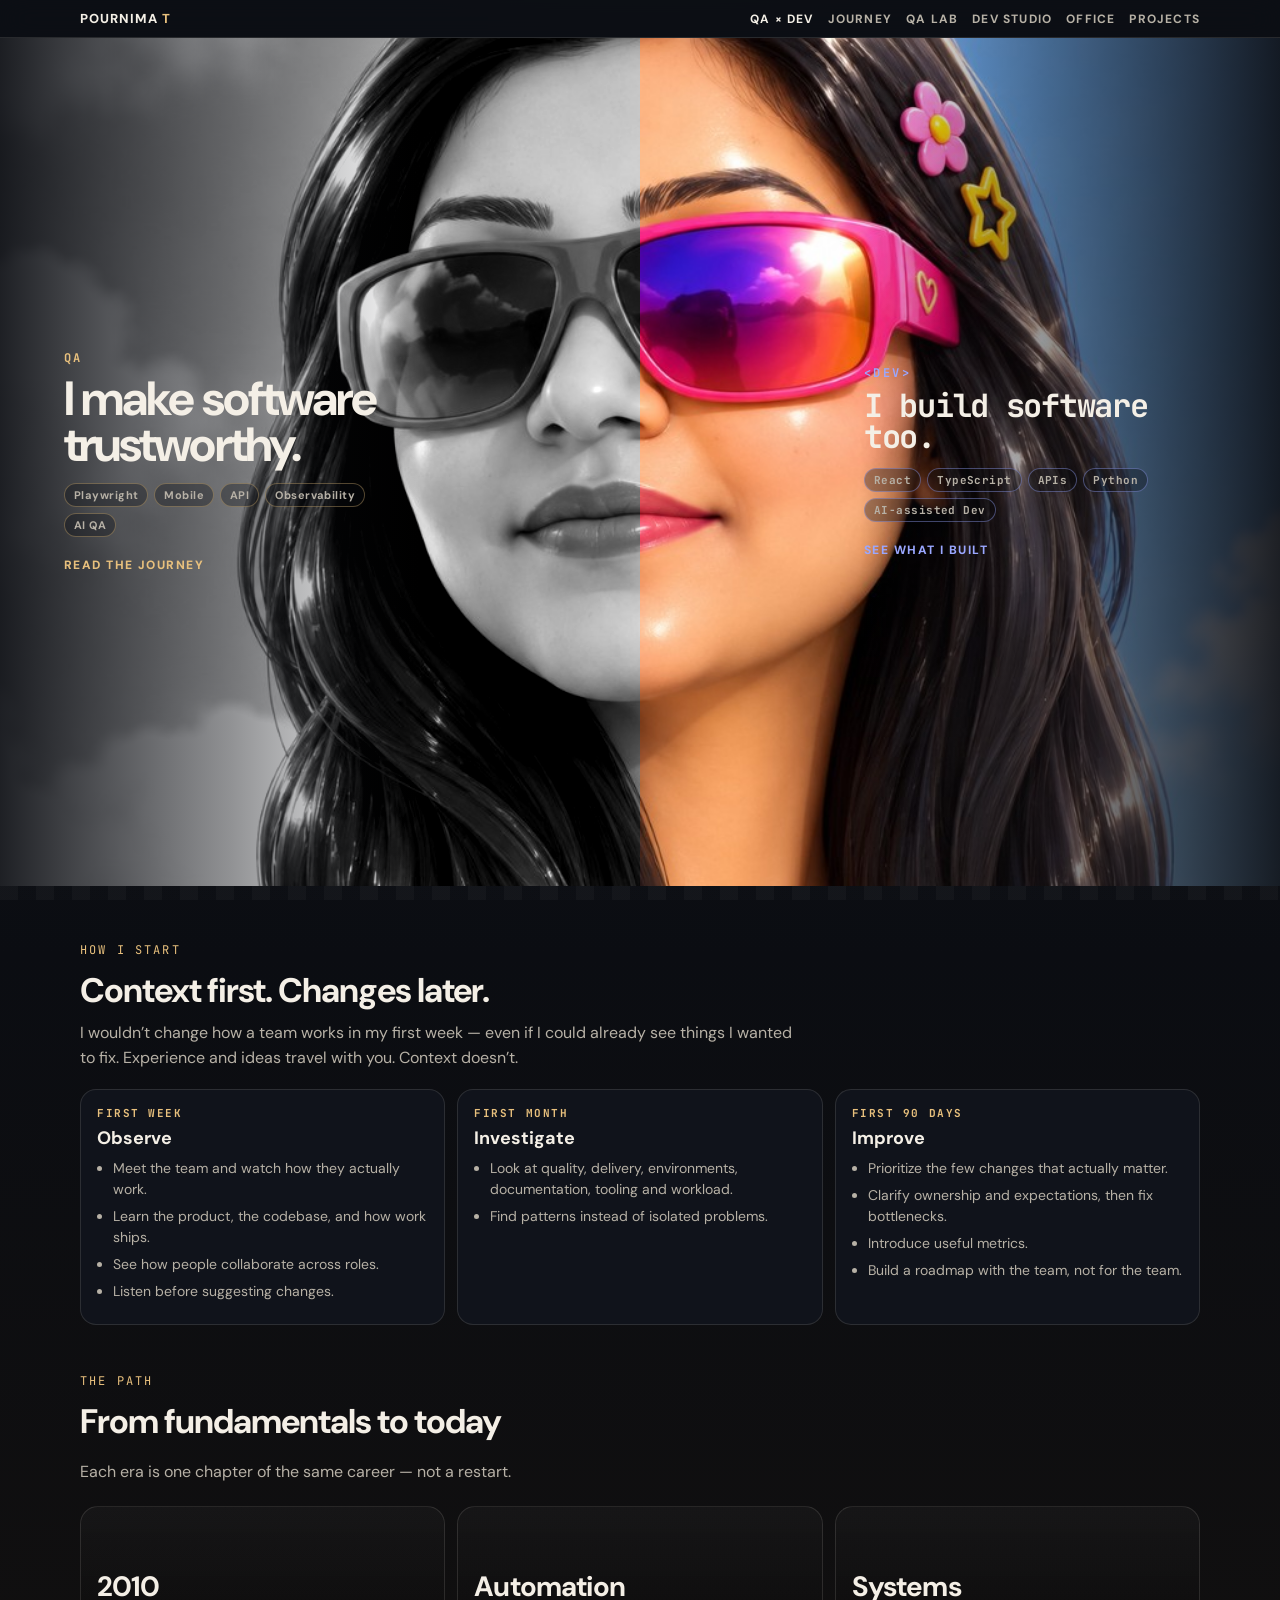
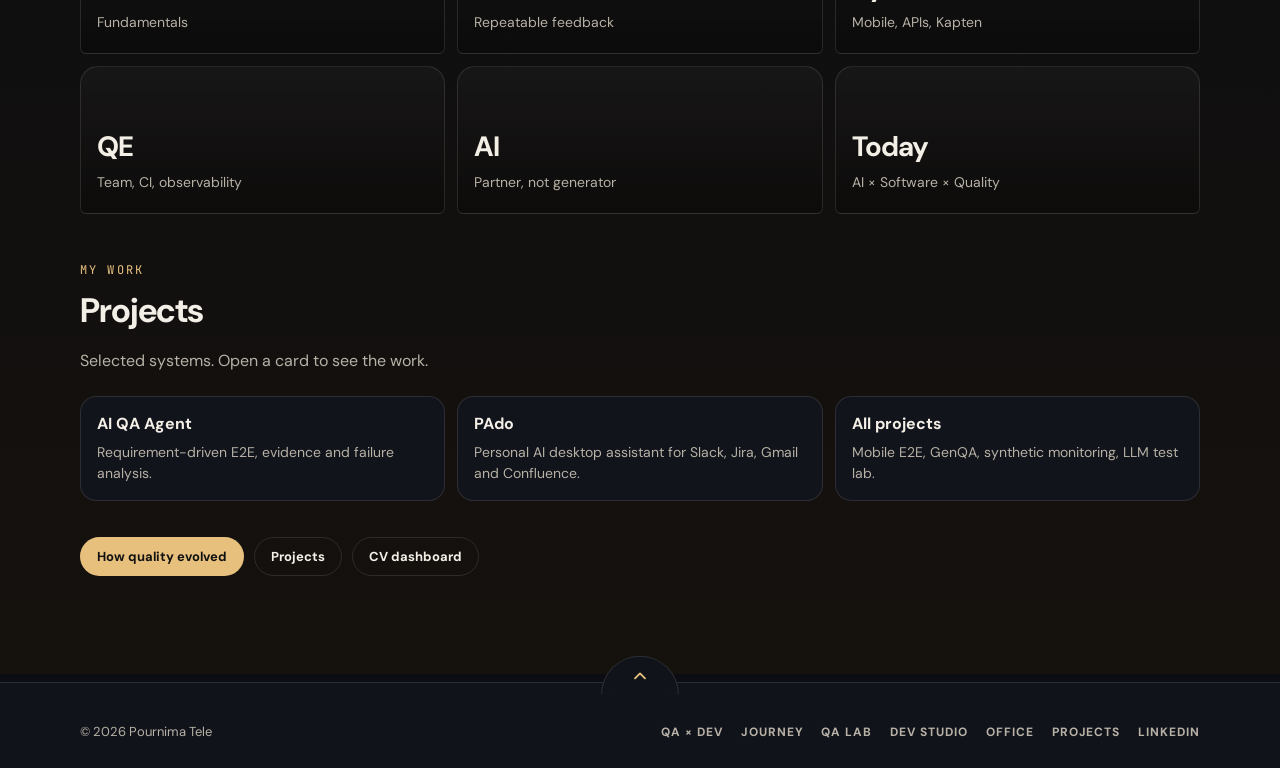
<file: index.html>
<!DOCTYPE html>
<html lang="en">
<head>
  <meta charset="UTF-8" />
  <meta name="viewport" content="width=device-width, initial-scale=1" />
  <title>Pournima T | QA × Dev</title>
  <meta name="description" content="Pournima Tele — quality engineering on one side, software and AI-assisted development on the other. 13+ years. Career started in 2010." />
  <link rel="preconnect" href="https://fonts.googleapis.com" />
  <link href="https://fonts.googleapis.com/css2?family=DM+Sans:wght@400;500;700;800&family=JetBrains+Mono:wght@500;700&display=swap" rel="stylesheet" />
  <link rel="stylesheet" href="./styles.css" />
</head>
<body id="top">
  <div class="mouse-spot" aria-hidden="true"></div>
  <a class="skip" href="#main">Skip to content</a>
  <div class="floor">
    <header class="nav">
      <div class="wrap hud-inner">
        <a class="brand" href="./index.html">Pournima <span>T</span></a>
        <nav class="nav-links" aria-label="Site">
          <a class="active" href="./index.html">QA × Dev</a>
          <a href="./journey.html">Journey</a>
          <a href="./qa-lab.html">QA Lab</a>
          <a href="./dev-studio.html">Dev Studio</a>
          <a href="./office.html">Office</a>
          <a href="./fame.html">Projects</a>
        </nav>
      </div>
    </header>
    <section class="stage" data-stage style="--split: 50">
      <figure class="face" data-face aria-hidden="true">
        <span class="half bw-half">
          <img src="./assets/portrait.jpg?v=2" alt="" />
        </span>
        <span class="half color-half">
          <img src="./assets/portrait.jpg?v=2" alt="" />
        </span>
      </figure>
      <a class="copy copy-qa" data-lean="qa" href="./journey.html">
        <p class="role">QA</p>
        <h1>I make software trustworthy.</h1>
        <ul class="pills">
          <li>Playwright</li>
          <li>Mobile</li>
          <li>API</li>
          <li>Observability</li>
          <li>AI QA</li>
        </ul>
        <span class="go">Read the journey</span>
      </a>
      <a class="copy copy-dev" data-lean="dev" href="./fame.html">
        <p class="role">&lt;dev&gt;</p>
        <h1>I build software too.</h1>
        <ul class="pills">
          <li>React</li>
          <li>TypeScript</li>
          <li>APIs</li>
          <li>Python</li>
          <li>AI-assisted Dev</li>
        </ul>
        <span class="go">See what I built</span>
      </a>
    </section>
    <main id="main" class="wrap after">
      <section class="start" id="how-i-start">
        <p class="kicker">How I start</p>
        <h2 class="section-title">Context first. Changes later.</h2>
        <p class="section-sub">I wouldn’t change how a team works in my first week — even if I could already see things I wanted to fix. Experience and ideas travel with you. Context doesn’t.</p>
        <div class="start-steps">
          <article class="start-step">
            <p class="when">First week</p>
            <h3>Observe</h3>
            <ul>
              <li>Meet the team and watch how they actually work.</li>
              <li>Learn the product, the codebase, and how work ships.</li>
              <li>See how people collaborate across roles.</li>
              <li>Listen before suggesting changes.</li>
            </ul>
          </article>
          <article class="start-step">
            <p class="when">First month</p>
            <h3>Investigate</h3>
            <ul>
              <li>Look at quality, delivery, environments, documentation, tooling and workload.</li>
              <li>Find patterns instead of isolated problems.</li>
            </ul>
          </article>
          <article class="start-step">
            <p class="when">First 90 days</p>
            <h3>Improve</h3>
            <ul>
              <li>Prioritize the few changes that actually matter.</li>
              <li>Clarify ownership and expectations, then fix bottlenecks.</li>
              <li>Introduce useful metrics.</li>
              <li>Build a roadmap with the team, not for the team.</li>
            </ul>
          </article>
        </div>
      </section>
      <p class="kicker" style="margin-top:48px">The path</p>
      <h2 class="section-title">From fundamentals to today</h2>
      <p class="section-sub">Each era is one chapter of the same career — not a restart.</p>
      <div class="era-doors">
        <a class="door me" href="./journey.html#foundations"><h2>2010</h2><p>Fundamentals</p></a>
        <a class="door" href="./journey.html#automation"><h2>Automation</h2><p>Repeatable feedback</p></a>
        <a class="door qa" href="./journey.html#systems"><h2>Systems</h2><p>Mobile, APIs, Kapten</p></a>
        <a class="door qa" href="./journey.html#qe"><h2>QE</h2><p>Team, CI, observability</p></a>
        <a class="door dev" href="./journey.html#ai"><h2>AI</h2><p>Partner, not generator</p></a>
        <a class="door me" href="./journey.html#today"><h2>Today</h2><p>AI × Software × Quality</p></a>
      </div>
      <p class="kicker" style="margin-top:48px">My work</p>
      <h2 class="section-title">Projects</h2>
      <p class="section-sub">Selected systems. Open a card to see the work.</p>
      <div class="grid-3">
        <a class="card" href="./projects/ai-qa.html">
          <h3>AI QA Agent</h3>
          <p>Requirement-driven E2E, evidence and failure analysis.</p>
        </a>
        <a class="card" href="https://github.com/QAPournima/PAdo">
          <h3>PAdo</h3>
          <p>Personal AI desktop assistant for Slack, Jira, Gmail and Confluence.</p>
        </a>
        <a class="card" href="./fame.html">
          <h3>All projects</h3>
          <p>Mobile E2E, GenQA, synthetic monitoring, LLM test lab.</p>
        </a>
      </div>
      <div class="cta">
        <a class="btn btn-primary" href="./journey.html">How quality evolved</a>
        <a class="btn btn-ghost" href="./fame.html">Projects</a>
        <a class="btn btn-ghost" href="https://qapournima.github.io/QAPournima/">CV dashboard</a>
      </div>
    </main>
  </div>
<footer class="site-foot">
    <a class="to-top" href="#top" aria-label="Back to top"><svg viewBox="0 0 24 24" width="20" height="20" aria-hidden="true"><path d="M6 14l6-6 6 6" fill="none" stroke="currentColor" stroke-width="2.2" stroke-linecap="round" stroke-linejoin="round"/></svg></a>
    <div class="foot-inner">
      <p>© 2026 Pournima Tele</p>
      <nav aria-label="Footer">
        <a href="./index.html">QA × Dev</a>
        <a href="./journey.html">Journey</a>
        <a href="./qa-lab.html">QA Lab</a>
        <a href="./dev-studio.html">Dev Studio</a>
        <a href="./office.html">Office</a>
        <a href="./fame.html">Projects</a>
        <a href="https://www.linkedin.com/in/pournimatele/">LinkedIn</a>
      </nav>
    </div>
  </footer>
  <script src="./script.js"></script>
</body>
</html>
</file>
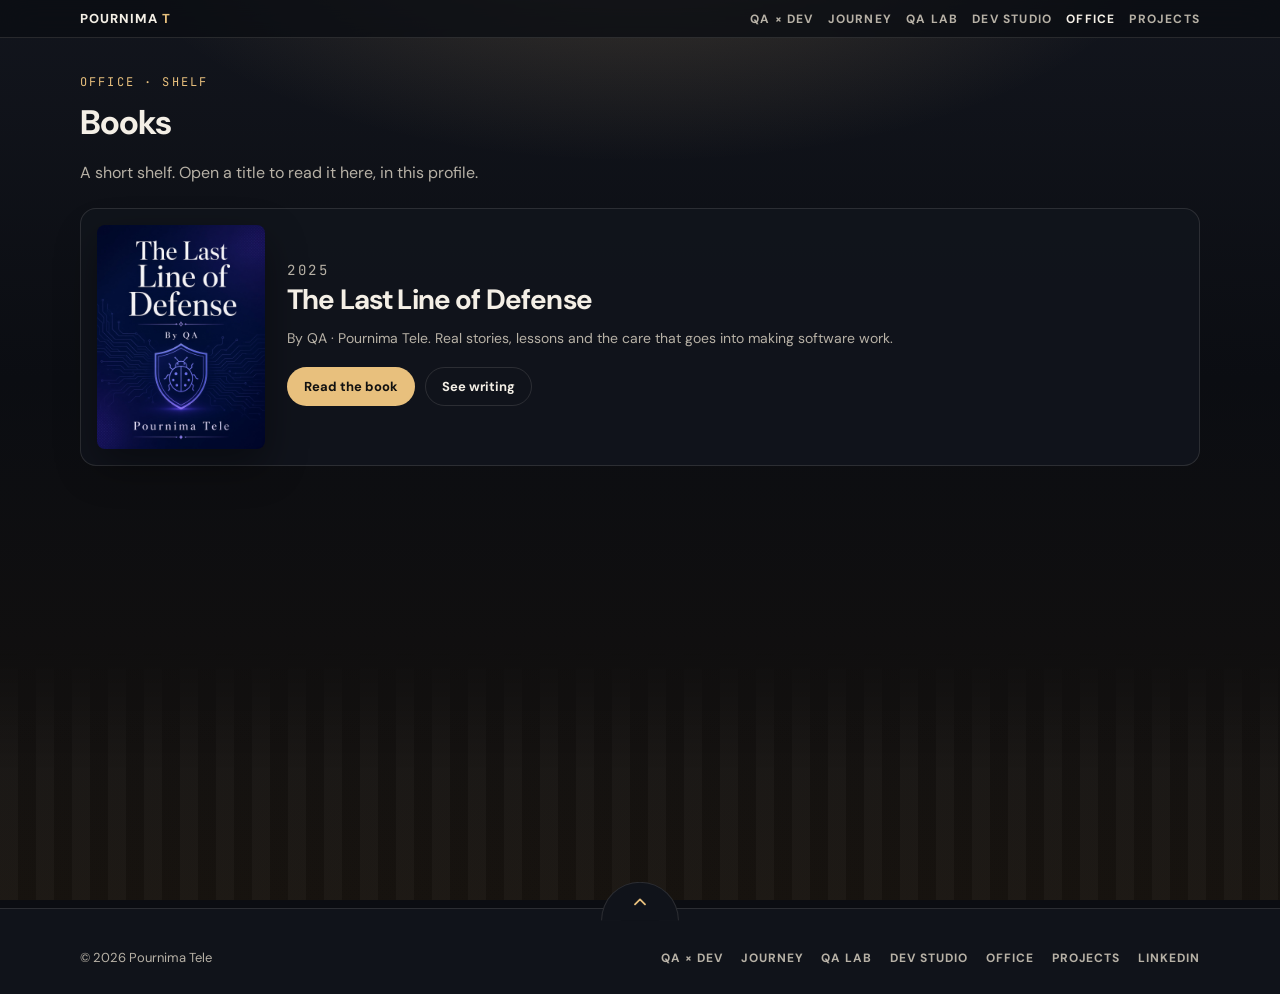
<file: books.html>
<!DOCTYPE html>
<html lang="en">
<head>
  <meta charset="UTF-8" />
  <meta name="viewport" content="width=device-width, initial-scale=1" />
  <title>Books | Pournima T</title>
  <meta name="description" content="The Last Line of Defense — By QA. A book by Pournima Tele." />
  <link rel="preconnect" href="https://fonts.googleapis.com" />
  <link href="https://fonts.googleapis.com/css2?family=DM+Sans:wght@400;500;700;800&family=JetBrains+Mono:wght@500;700&display=swap" rel="stylesheet" />
  <link rel="stylesheet" href="./styles.css" />
</head>
<body id="top">
  <div class="mouse-spot" aria-hidden="true"></div>
  <a class="skip" href="#main">Skip to content</a>
  <div class="floor">
    <header class="nav">
      <div class="wrap hud-inner">
        <a class="brand" href="./index.html">Pournima <span>T</span></a>
        <nav class="nav-links" aria-label="Site">
          <a href="./index.html">QA × Dev</a>
          <a href="./journey.html">Journey</a>
          <a href="./qa-lab.html">QA Lab</a>
          <a href="./dev-studio.html">Dev Studio</a>
          <a class="active" href="./office.html">Office</a>
          <a href="./fame.html">Projects</a>
        </nav>
      </div>
    </header>
    <main id="main" class="wrap room" tabindex="-1">
      <p class="kicker">Office · Shelf</p>
      <h1 class="section-title">Books</h1>
      <p class="section-sub">A short shelf. Open a title to read it here, in this profile.</p>
      <article class="panel book-hero" style="margin-top:22px">
        <img src="./assets/books/last-line-cover.png" alt="The Last Line of Defense cover" />
        <div>
          <p class="kicker">2025</p>
          <h2 class="section-title" style="font-size:28px">The Last Line of Defense</h2>
          <p class="section-sub">By QA · Pournima Tele. Real stories, lessons and the care that goes into making software work.</p>
          <div class="cta" style="margin-top:18px">
            <a class="btn btn-primary" href="https://qapournima.github.io/QAPournima/books/read.html?id=the-last-line-of-defense">Read the book</a>
            <a class="btn btn-ghost" href="./writing.html">See writing</a>
          </div>
        </div>
      </article>
    </main>
  </div>
<footer class="site-foot">
    <a class="to-top" href="#top" aria-label="Back to top"><svg viewBox="0 0 24 24" width="20" height="20" aria-hidden="true"><path d="M6 14l6-6 6 6" fill="none" stroke="currentColor" stroke-width="2.2" stroke-linecap="round" stroke-linejoin="round"/></svg></a>
    <div class="foot-inner">
      <p>© 2026 Pournima Tele</p>
      <nav aria-label="Footer">
        <a href="./index.html">QA × Dev</a>
        <a href="./journey.html">Journey</a>
        <a href="./qa-lab.html">QA Lab</a>
        <a href="./dev-studio.html">Dev Studio</a>
        <a href="./office.html">Office</a>
        <a href="./fame.html">Projects</a>
        <a href="https://www.linkedin.com/in/pournimatele/">LinkedIn</a>
      </nav>
    </div>
  </footer>
  <script src="./script.js"></script>
</body>
</html>
</file>
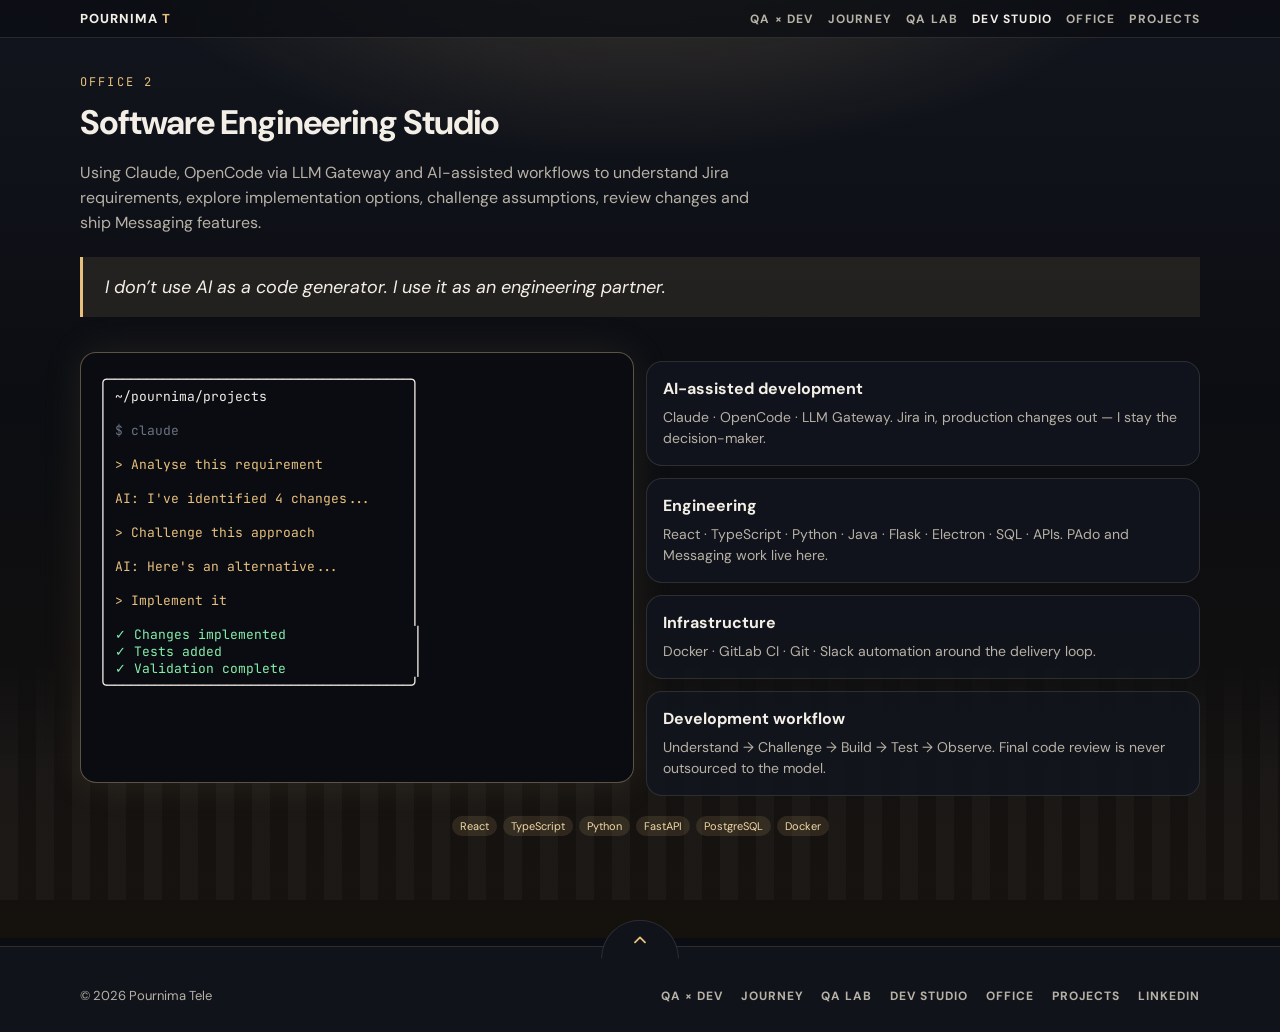
<file: dev-studio.html>
<!DOCTYPE html>
<html lang="en">
<head>
  <meta charset="UTF-8" />
  <meta name="viewport" content="width=device-width, initial-scale=1" />
  <title>Dev Studio | Pournima T</title>
  <link rel="preconnect" href="https://fonts.googleapis.com" />
  <link href="https://fonts.googleapis.com/css2?family=DM+Sans:wght@400;500;700;800&family=JetBrains+Mono:wght@500;700&display=swap" rel="stylesheet" />
  <link rel="stylesheet" href="./styles.css" />
</head>
<body id="top">
  <div class="mouse-spot" aria-hidden="true"></div>
  <a class="skip" href="#main">Skip to content</a>
  <div class="floor">
    <header class="nav">
      <div class="wrap hud-inner">
        <a class="brand" href="./index.html">Pournima <span>T</span></a>
        <nav class="nav-links" aria-label="Site">
          <a href="./index.html">QA × Dev</a>
          <a href="./journey.html">Journey</a>
          <a href="./qa-lab.html">QA Lab</a>
          <a class="active" href="./dev-studio.html">Dev Studio</a>
          <a href="./office.html">Office</a>
          <a href="./fame.html">Projects</a>
        </nav>
      </div>
    </header>
    <main id="main" class="wrap room" tabindex="-1">
      <p class="kicker">Office 2</p>
      <h1 class="section-title">Software Engineering Studio</h1>
      <p class="section-sub">Using Claude, OpenCode via LLM Gateway and AI-assisted workflows to understand Jira requirements, explore implementation options, challenge assumptions, review changes and ship Messaging features.</p>
      <blockquote class="quote">I don’t use AI as a code generator. I use it as an engineering partner.</blockquote>
      <div class="grid-2">
        <pre class="terminal">╭──────────────────────────────────────╮
│ ~/pournima/projects                  │
│                                      │
│ <span class="bar">$ claude</span>                             │
│                                      │
│ <span class="prompt">&gt; Analyse this requirement</span>           │
│                                      │
│ <span class="ai">AI: I've identified 4 changes...</span>     │
│                                      │
│ <span class="prompt">&gt; Challenge this approach</span>            │
│                                      │
│ <span class="ai">AI: Here's an alternative...</span>         │
│                                      │
│ <span class="prompt">&gt; Implement it</span>                       │
│                                      │
│ <span class="ok">✓ Changes implemented</span>                │
│ <span class="ok">✓ Tests added</span>                        │
│ <span class="ok">✓ Validation complete</span>                │
╰──────────────────────────────────────╯</pre>
        <div class="stations" style="grid-template-columns:1fr">
          <article class="card">
            <h3>AI-assisted development</h3>
            <p>Claude · OpenCode · LLM Gateway. Jira in, production changes out — I stay the decision-maker.</p>
          </article>
          <article class="card">
            <h3>Engineering</h3>
            <p>React · TypeScript · Python · Java · Flask · Electron · SQL · APIs. PAdo and Messaging work live here.</p>
          </article>
          <article class="card">
            <h3>Infrastructure</h3>
            <p>Docker · GitLab CI · Git · Slack automation around the delivery loop.</p>
          </article>
          <article class="card">
            <h3>Development workflow</h3>
            <p>Understand → Challenge → Build → Test → Observe. Final code review is never outsourced to the model.</p>
          </article>
        </div>
      </div>
      <p class="tags" style="justify-content:center;margin-top:20px">
        <span class="tag">React</span><span class="tag">TypeScript</span><span class="tag">Python</span>
        <span class="tag">FastAPI</span><span class="tag">PostgreSQL</span><span class="tag">Docker</span>
      </p>
    </main>
  </div>
<footer class="site-foot">
    <a class="to-top" href="#top" aria-label="Back to top"><svg viewBox="0 0 24 24" width="20" height="20" aria-hidden="true"><path d="M6 14l6-6 6 6" fill="none" stroke="currentColor" stroke-width="2.2" stroke-linecap="round" stroke-linejoin="round"/></svg></a>
    <div class="foot-inner">
      <p>© 2026 Pournima Tele</p>
      <nav aria-label="Footer">
        <a href="./index.html">QA × Dev</a>
        <a href="./journey.html">Journey</a>
        <a href="./qa-lab.html">QA Lab</a>
        <a href="./dev-studio.html">Dev Studio</a>
        <a href="./office.html">Office</a>
        <a href="./fame.html">Projects</a>
        <a href="https://www.linkedin.com/in/pournimatele/">LinkedIn</a>
      </nav>
    </div>
  </footer>
  <script src="./script.js"></script>
</body>
</html>
</file>
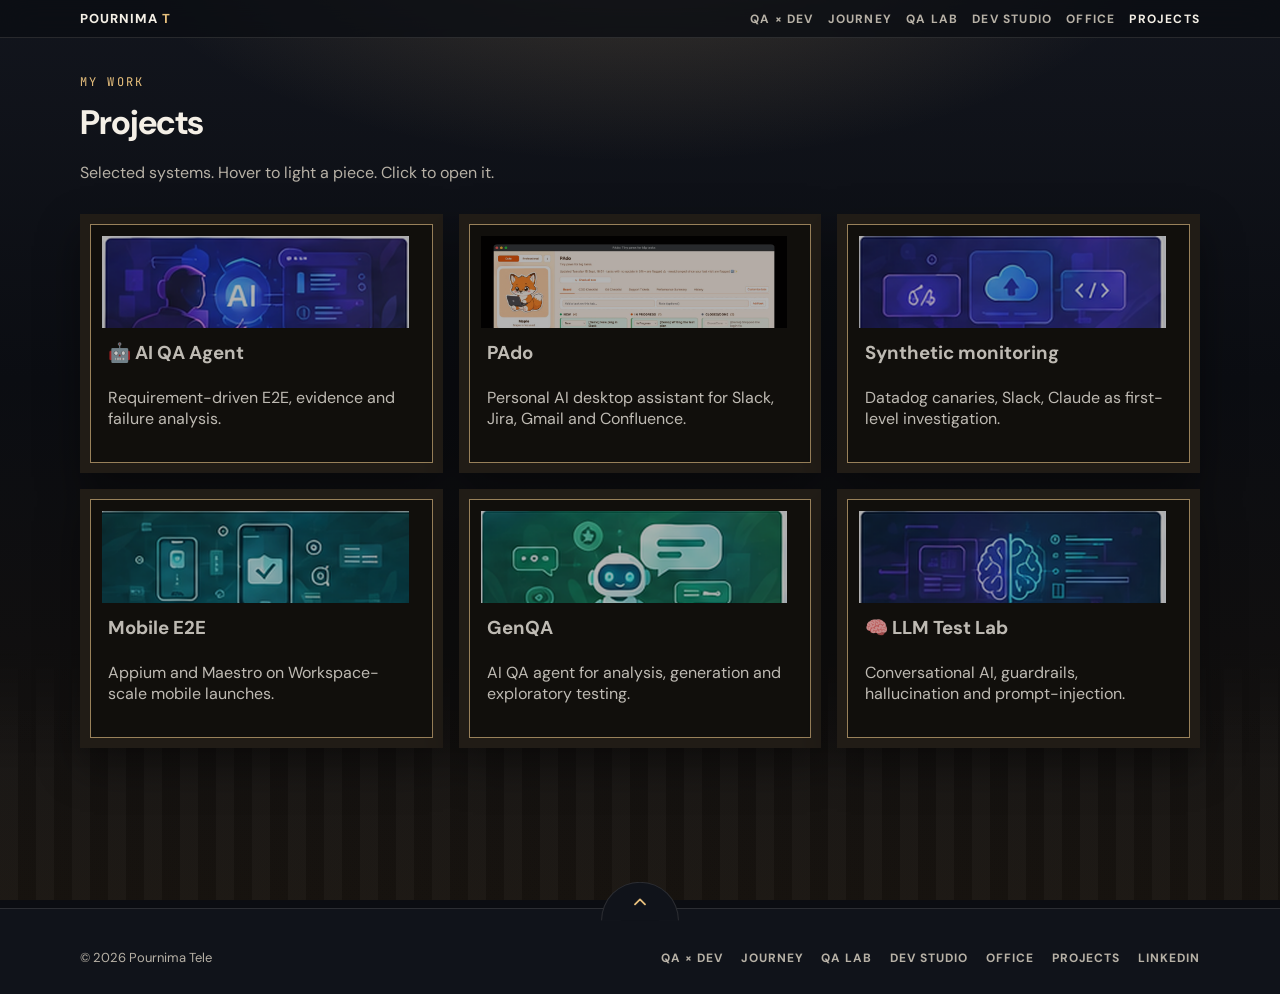
<file: fame.html>
<!DOCTYPE html>
<html lang="en">
<head>
  <meta charset="UTF-8" />
  <meta name="viewport" content="width=device-width, initial-scale=1" />
  <title>Projects | Pournima T</title>
  <link rel="preconnect" href="https://fonts.googleapis.com" />
  <link href="https://fonts.googleapis.com/css2?family=DM+Sans:wght@400;500;700;800&family=JetBrains+Mono:wght@500;700&display=swap" rel="stylesheet" />
  <link rel="stylesheet" href="./styles.css" />
</head>
<body id="top">
  <div class="mouse-spot" aria-hidden="true"></div>
  <a class="skip" href="#main">Skip to content</a>
  <div class="floor">
    <header class="nav">
      <div class="wrap hud-inner">
        <a class="brand" href="./index.html">Pournima <span>T</span></a>
        <nav class="nav-links" aria-label="Site">
          <a href="./index.html">QA × Dev</a>
          <a href="./journey.html">Journey</a>
          <a href="./qa-lab.html">QA Lab</a>
          <a href="./dev-studio.html">Dev Studio</a>
          <a href="./office.html">Office</a>
          <a class="active" href="./fame.html">Projects</a>
        </nav>
      </div>
    </header>
    <main id="main" class="wrap room" tabindex="-1">
      <p class="kicker">My work</p>
      <h1 class="section-title">Projects</h1>
      <p class="section-sub">Selected systems. Hover to light a piece. Click to open it.</p>
      <div class="wall">
        <a class="frame" href="./projects/ai-qa.html">
          <img src="./assets/ai-testing-platform.png" alt="" />
          <h3>🤖 AI QA Agent</h3>
          <p>Requirement-driven E2E, evidence and failure analysis.</p>
        </a>
        <a class="frame" href="https://github.com/QAPournima/PAdo">
          <img src="./assets/pado.png" alt="" />
          <h3>PAdo</h3>
          <p>Personal AI desktop assistant for Slack, Jira, Gmail and Confluence.</p>
        </a>
        <a class="frame" href="./qa-lab.html#observability">
          <img src="./assets/api-backend-automation.png" alt="" />
          <h3>Synthetic monitoring</h3>
          <p>Datadog canaries, Slack, Claude as first-level investigation.</p>
        </a>
        <a class="frame" href="https://github.com/QAPournima/QAAutomationTest_Mobile">
          <img src="./assets/mobile-maestro-automation.png" alt="" />
          <h3>Mobile E2E</h3>
          <p>Appium and Maestro on Workspace-scale mobile launches.</p>
        </a>
        <a class="frame" href="https://github.com/QAPournima/GenQA-AI-Agent-Web">
          <img src="./assets/genqa-ai-agent.png" alt="" />
          <h3>GenQA</h3>
          <p>AI QA agent for analysis, generation and exploratory testing.</p>
        </a>
        <a class="frame" href="https://github.com/QAPournima/AI-Testing-Agents">
          <img src="./assets/llm-conversational-ai-testing.png" alt="" />
          <h3>🧠 LLM Test Lab</h3>
          <p>Conversational AI, guardrails, hallucination and prompt-injection.</p>
        </a>
      </div>
    </main>
  </div>
<footer class="site-foot">
    <a class="to-top" href="#top" aria-label="Back to top"><svg viewBox="0 0 24 24" width="20" height="20" aria-hidden="true"><path d="M6 14l6-6 6 6" fill="none" stroke="currentColor" stroke-width="2.2" stroke-linecap="round" stroke-linejoin="round"/></svg></a>
    <div class="foot-inner">
      <p>© 2026 Pournima Tele</p>
      <nav aria-label="Footer">
        <a href="./index.html">QA × Dev</a>
        <a href="./journey.html">Journey</a>
        <a href="./qa-lab.html">QA Lab</a>
        <a href="./dev-studio.html">Dev Studio</a>
        <a href="./office.html">Office</a>
        <a href="./fame.html">Projects</a>
        <a href="https://www.linkedin.com/in/pournimatele/">LinkedIn</a>
      </nav>
    </div>
  </footer>
  <script src="./script.js"></script>
</body>
</html>
</file>
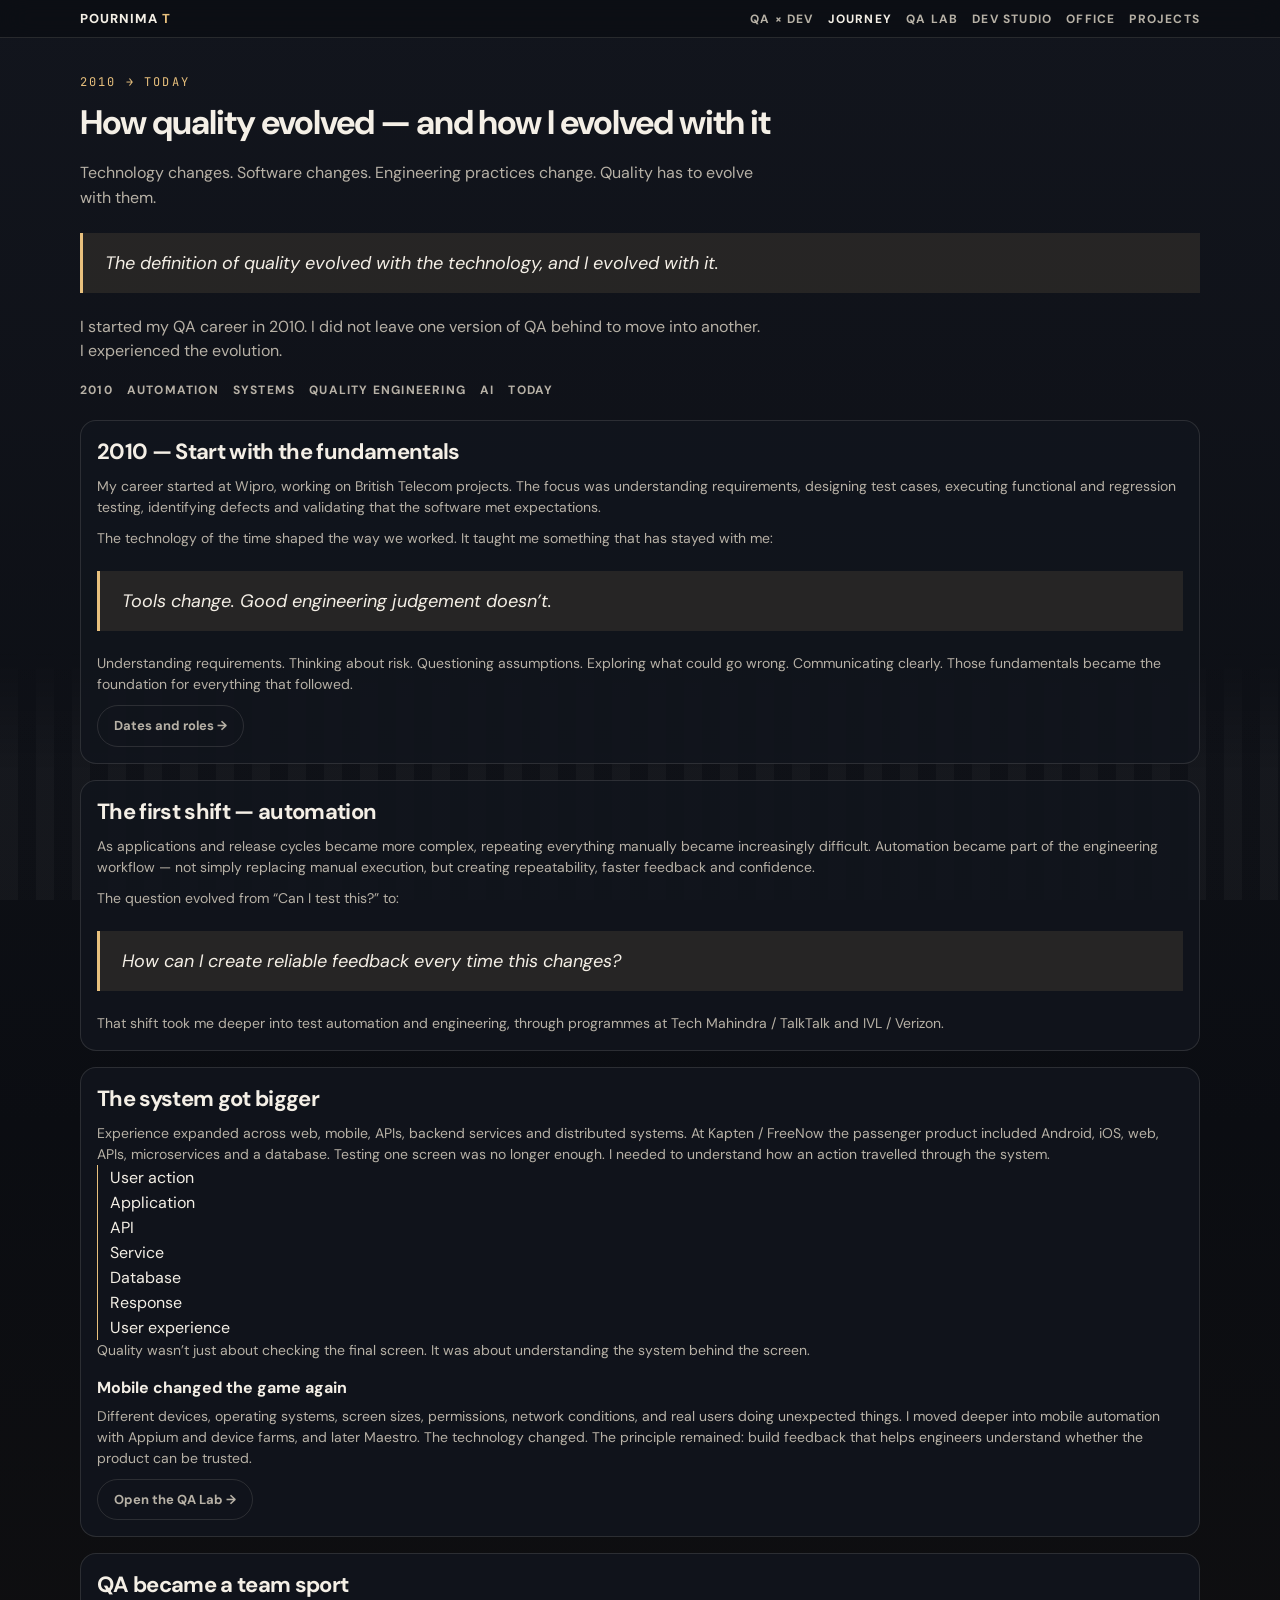
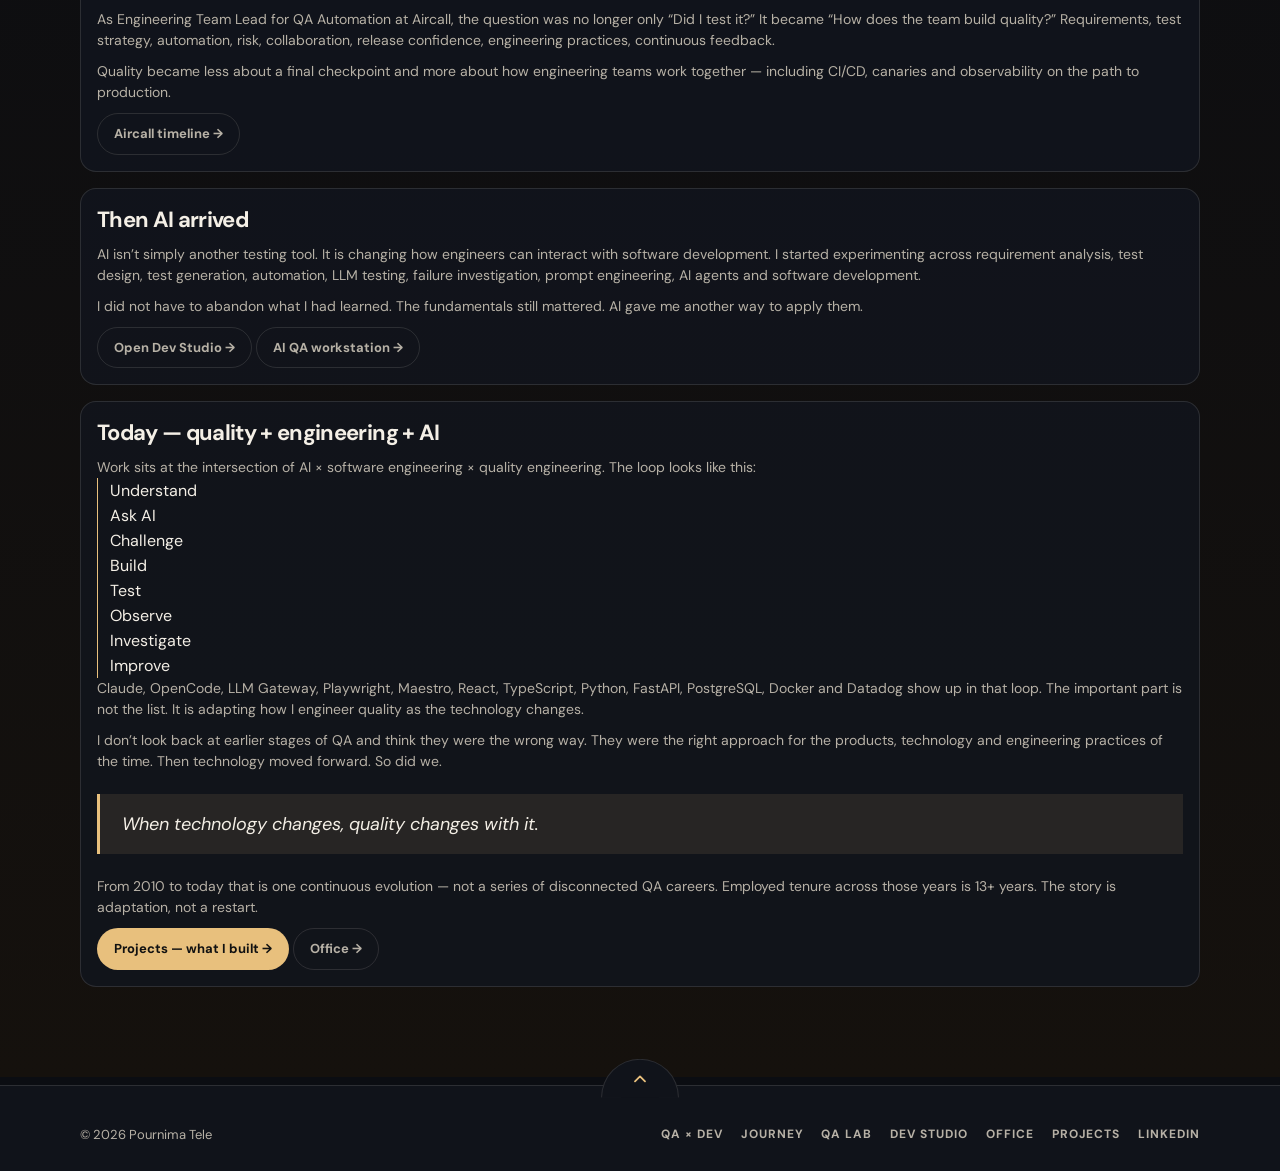
<file: journey.html>
<!DOCTYPE html>
<html lang="en">
<head>
  <meta charset="UTF-8" />
  <meta name="viewport" content="width=device-width, initial-scale=1" />
  <title>How quality evolved | Pournima T</title>
  <link rel="preconnect" href="https://fonts.googleapis.com" />
  <link href="https://fonts.googleapis.com/css2?family=DM+Sans:wght@400;500;700;800&family=JetBrains+Mono:wght@500;700&display=swap" rel="stylesheet" />
  <link rel="stylesheet" href="./styles.css" />
</head>
<body id="top">
  <div class="mouse-spot" aria-hidden="true"></div>
  <a class="skip" href="#main">Skip to content</a>
  <div class="floor">
    <header class="nav">
      <div class="wrap hud-inner">
        <a class="brand" href="./index.html">Pournima <span>T</span></a>
        <nav class="nav-links" aria-label="Site">
          <a href="./index.html">QA × Dev</a>
          <a class="active" href="./journey.html">Journey</a>
          <a href="./qa-lab.html">QA Lab</a>
          <a href="./dev-studio.html">Dev Studio</a>
          <a href="./office.html">Office</a>
          <a href="./fame.html">Projects</a>
        </nav>
      </div>
    </header>
    <main id="main" class="wrap room" tabindex="-1">
      <p class="kicker">2010 → today</p>
      <h1 class="section-title">How quality evolved — and how I evolved with it</h1>
      <p class="section-sub">Technology changes. Software changes. Engineering practices change. Quality has to evolve with them.</p>
      <blockquote class="quote">The definition of quality evolved with the technology, and I evolved with it.</blockquote>
      <p class="section-sub">I started my QA career in 2010. I did not leave one version of QA behind to move into another. I experienced the evolution.</p>
      <p class="era-nav" aria-label="Eras">
        <a href="#foundations">2010</a>
        <a href="#automation">Automation</a>
        <a href="#systems">Systems</a>
        <a href="#qe">Quality engineering</a>
        <a href="#ai">AI</a>
        <a href="#today">Today</a>
      </p>

      <article class="panel" id="foundations" style="margin-top:22px">
        <h2>2010 — Start with the fundamentals</h2>
        <p>My career started at Wipro, working on British Telecom projects. The focus was understanding requirements, designing test cases, executing functional and regression testing, identifying defects and validating that the software met expectations.</p>
        <p>The technology of the time shaped the way we worked. It taught me something that has stayed with me:</p>
        <blockquote class="quote">Tools change. Good engineering judgement doesn’t.</blockquote>
        <p>Understanding requirements. Thinking about risk. Questioning assumptions. Exploring what could go wrong. Communicating clearly. Those fundamentals became the foundation for everything that followed.</p>
        <p><a class="btn btn-ghost" href="./work.html">Dates and roles →</a></p>
      </article>

      <article class="panel" id="automation" style="margin-top:16px">
        <h2>The first shift — automation</h2>
        <p>As applications and release cycles became more complex, repeating everything manually became increasingly difficult. Automation became part of the engineering workflow — not simply replacing manual execution, but creating repeatability, faster feedback and confidence.</p>
        <p>The question evolved from “Can I test this?” to:</p>
        <blockquote class="quote">How can I create reliable feedback every time this changes?</blockquote>
        <p>That shift took me deeper into test automation and engineering, through programmes at Tech Mahindra / TalkTalk and IVL / Verizon.</p>
      </article>

      <article class="panel" id="systems" style="margin-top:16px">
        <h2>The system got bigger</h2>
        <p>Experience expanded across web, mobile, APIs, backend services and distributed systems. At Kapten / FreeNow the passenger product included Android, iOS, web, APIs, microservices and a database. Testing one screen was no longer enough. I needed to understand how an action travelled through the system.</p>
        <ol class="flow static">
          <li>User action</li>
          <li>Application</li>
          <li>API</li>
          <li>Service</li>
          <li>Database</li>
          <li>Response</li>
          <li>User experience</li>
        </ol>
        <p>Quality wasn’t just about checking the final screen. It was about understanding the system behind the screen.</p>
        <h3>Mobile changed the game again</h3>
        <p>Different devices, operating systems, screen sizes, permissions, network conditions, and real users doing unexpected things. I moved deeper into mobile automation with Appium and device farms, and later Maestro. The technology changed. The principle remained: build feedback that helps engineers understand whether the product can be trusted.</p>
        <p><a class="btn btn-ghost" href="./qa-lab.html">Open the QA Lab →</a></p>
      </article>

      <article class="panel" id="qe" style="margin-top:16px">
        <h2>QA became a team sport</h2>
        <p>As Engineering Team Lead for QA Automation at Aircall, the question was no longer only “Did I test it?” It became “How does the team build quality?” Requirements, test strategy, automation, risk, collaboration, release confidence, engineering practices, continuous feedback.</p>
        <p>Quality became less about a final checkpoint and more about how engineering teams work together — including CI/CD, canaries and observability on the path to production.</p>
        <p><a class="btn btn-ghost" href="./work.html#aircall">Aircall timeline →</a></p>
      </article>

      <article class="panel" id="ai" style="margin-top:16px">
        <h2>Then AI arrived</h2>
        <p>AI isn’t simply another testing tool. It is changing how engineers can interact with software development. I started experimenting across requirement analysis, test design, test generation, automation, LLM testing, failure investigation, prompt engineering, AI agents and software development.</p>
        <p>I did not have to abandon what I had learned. The fundamentals still mattered. AI gave me another way to apply them.</p>
        <p><a class="btn btn-ghost" href="./dev-studio.html">Open Dev Studio →</a>
           <a class="btn btn-ghost" href="./qa-lab.html">AI QA workstation →</a></p>
      </article>

      <article class="panel" id="today" style="margin-top:16px">
        <h2>Today — quality + engineering + AI</h2>
        <p>Work sits at the intersection of AI × software engineering × quality engineering. The loop looks like this:</p>
        <ol class="flow static">
          <li>Understand</li>
          <li>Ask AI</li>
          <li>Challenge</li>
          <li>Build</li>
          <li>Test</li>
          <li>Observe</li>
          <li>Investigate</li>
          <li>Improve</li>
        </ol>
        <p>Claude, OpenCode, LLM Gateway, Playwright, Maestro, React, TypeScript, Python, FastAPI, PostgreSQL, Docker and Datadog show up in that loop. The important part is not the list. It is adapting how I engineer quality as the technology changes.</p>
        <p>I don’t look back at earlier stages of QA and think they were the wrong way. They were the right approach for the products, technology and engineering practices of the time. Then technology moved forward. So did we.</p>
        <blockquote class="quote">When technology changes, quality changes with it.</blockquote>
        <p>From 2010 to today that is one continuous evolution — not a series of disconnected QA careers. Employed tenure across those years is 13+ years. The story is adaptation, not a restart.</p>
        <p>
          <a class="btn btn-primary" href="./fame.html">Projects — what I built →</a>
          <a class="btn btn-ghost" href="./office.html">Office →</a>
        </p>
      </article>
    </main>
  </div>
<footer class="site-foot">
    <a class="to-top" href="#top" aria-label="Back to top"><svg viewBox="0 0 24 24" width="20" height="20" aria-hidden="true"><path d="M6 14l6-6 6 6" fill="none" stroke="currentColor" stroke-width="2.2" stroke-linecap="round" stroke-linejoin="round"/></svg></a>
    <div class="foot-inner">
      <p>© 2026 Pournima Tele</p>
      <nav aria-label="Footer">
        <a href="./index.html">QA × Dev</a>
        <a href="./journey.html">Journey</a>
        <a href="./qa-lab.html">QA Lab</a>
        <a href="./dev-studio.html">Dev Studio</a>
        <a href="./office.html">Office</a>
        <a href="./fame.html">Projects</a>
        <a href="https://www.linkedin.com/in/pournimatele/">LinkedIn</a>
      </nav>
    </div>
  </footer>
  <script src="./script.js"></script>
</body>
</html>
</file>
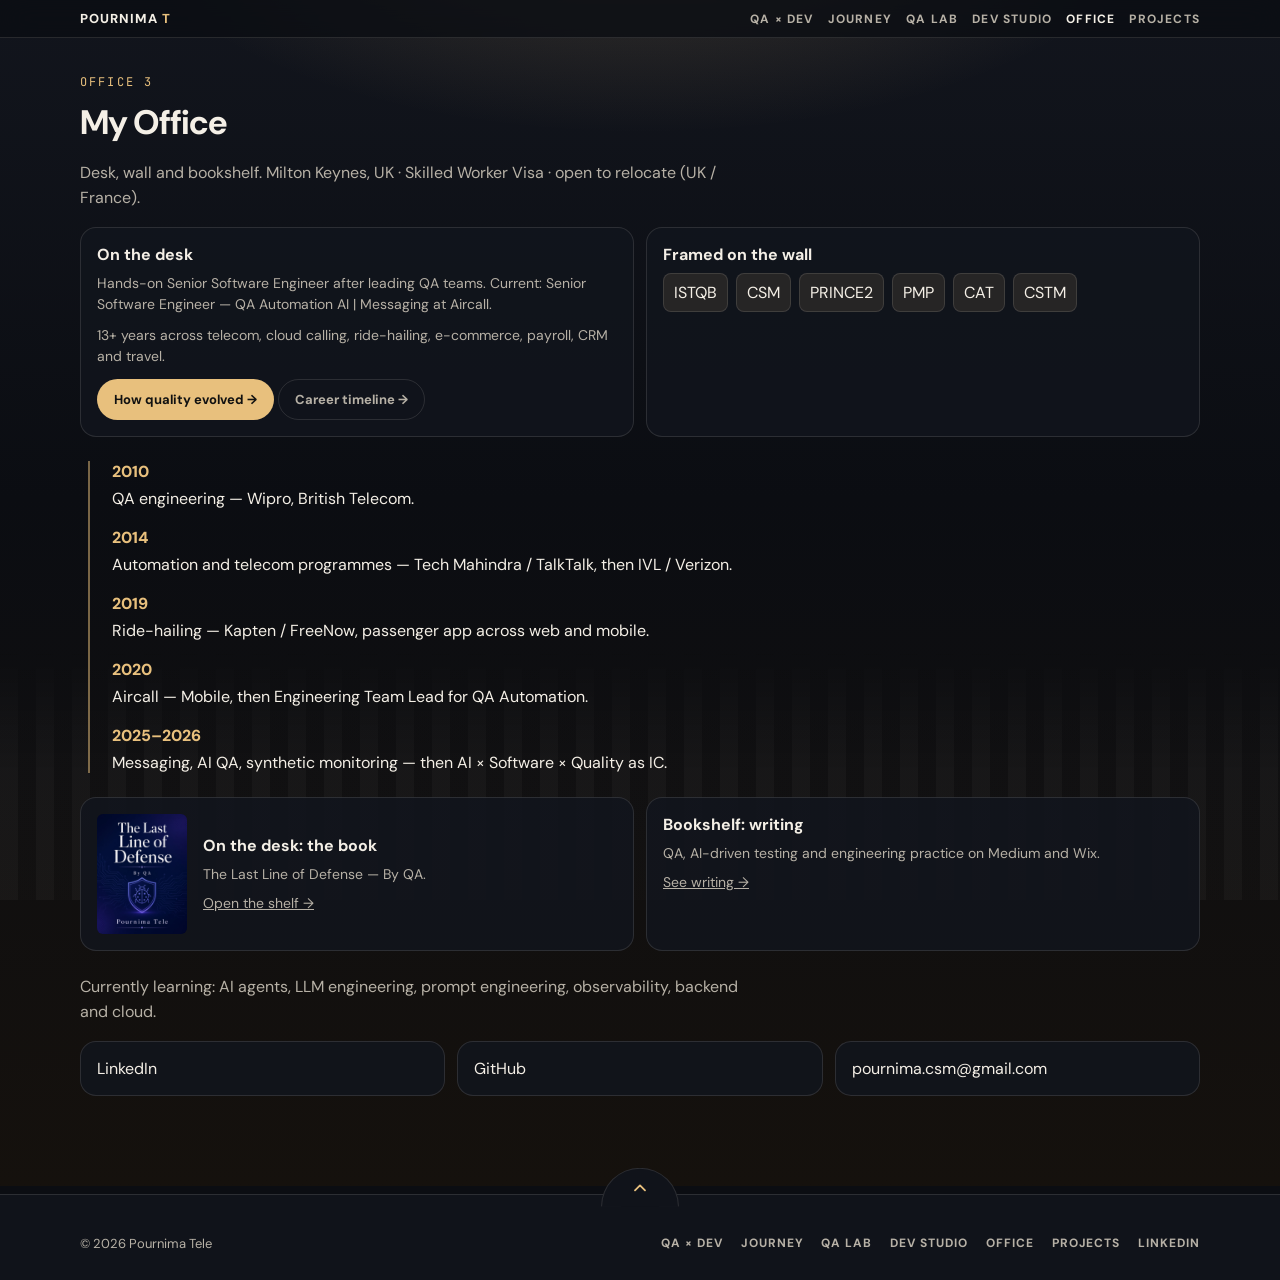
<file: office.html>
<!DOCTYPE html>
<html lang="en">
<head>
  <meta charset="UTF-8" />
  <meta name="viewport" content="width=device-width, initial-scale=1" />
  <title>My Office | Pournima T</title>
  <link rel="preconnect" href="https://fonts.googleapis.com" />
  <link href="https://fonts.googleapis.com/css2?family=DM+Sans:wght@400;500;700;800&family=JetBrains+Mono:wght@500;700&display=swap" rel="stylesheet" />
  <link rel="stylesheet" href="./styles.css" />
</head>
<body id="top">
  <div class="mouse-spot" aria-hidden="true"></div>
  <a class="skip" href="#main">Skip to content</a>
  <div class="floor">
    <header class="nav">
      <div class="wrap hud-inner">
        <a class="brand" href="./index.html">Pournima <span>T</span></a>
        <nav class="nav-links" aria-label="Site">
          <a href="./index.html">QA × Dev</a>
          <a href="./journey.html">Journey</a>
          <a href="./qa-lab.html">QA Lab</a>
          <a href="./dev-studio.html">Dev Studio</a>
          <a class="active" href="./office.html">Office</a>
          <a href="./fame.html">Projects</a>
        </nav>
      </div>
    </header>
    <main id="main" class="wrap room" tabindex="-1">
      <p class="kicker">Office 3</p>
      <h1 class="section-title">My Office</h1>
      <p class="section-sub">Desk, wall and bookshelf. Milton Keynes, UK · Skilled Worker Visa · open to relocate (UK / France).</p>
      <div class="grid-2">
        <article class="panel">
          <h3>On the desk</h3>
          <p>Hands-on Senior Software Engineer after leading QA teams. Current: Senior Software Engineer — QA Automation AI | Messaging at Aircall.</p>
          <p style="margin-top:10px">13+ years across telecom, cloud calling, ride-hailing, e-commerce, payroll, CRM and travel.</p>
          <p style="margin-top:12px"><a class="btn btn-primary" href="./journey.html">How quality evolved →</a>
          <a class="btn btn-ghost" href="./work.html">Career timeline →</a></p>
        </article>
        <article class="panel">
          <h3>Framed on the wall</h3>
          <div class="certs">
            <span class="cert">ISTQB</span><span class="cert">CSM</span><span class="cert">PRINCE2</span>
            <span class="cert">PMP</span><span class="cert">CAT</span><span class="cert">CSTM</span>
          </div>
        </article>
      </div>
      <div class="timeline">
        <p class="year">2010</p>
        <p class="step">QA engineering — Wipro, British Telecom.</p>
        <p class="year">2014</p>
        <p class="step">Automation and telecom programmes — Tech Mahindra / TalkTalk, then IVL / Verizon.</p>
        <p class="year">2019</p>
        <p class="step">Ride-hailing — Kapten / FreeNow, passenger app across web and mobile.</p>
        <p class="year">2020</p>
        <p class="step">Aircall — Mobile, then Engineering Team Lead for QA Automation.</p>
        <p class="year">2025–2026</p>
        <p class="step">Messaging, AI QA, synthetic monitoring — then AI × Software × Quality as IC.</p>
      </div>
      <div class="grid-2" style="margin-top:24px">
        <article class="panel book-row">
          <img src="./assets/books/last-line-cover.png" alt="The Last Line of Defense cover" />
          <div>
            <h3>On the desk: the book</h3>
            <p>The Last Line of Defense — By QA.</p>
            <p style="margin-top:8px"><a href="./books.html">Open the shelf →</a></p>
          </div>
        </article>
        <article class="panel">
          <h3>Bookshelf: writing</h3>
          <p>QA, AI-driven testing and engineering practice on Medium and Wix.</p>
          <p style="margin-top:8px"><a href="./writing.html">See writing →</a></p>
        </article>
      </div>
      <p class="section-sub" style="margin-top:24px">Currently learning: AI agents, LLM engineering, prompt engineering, observability, backend and cloud.</p>
      <div class="stations" style="margin-top:16px">
        <a class="card" href="https://www.linkedin.com/in/pournimatele/">LinkedIn</a>
        <a class="card" href="https://github.com/QAPournima">GitHub</a>
        <a class="card" href="mailto:pournima.csm@gmail.com">pournima.csm@gmail.com</a>
      </div>
    </main>
  </div>
<footer class="site-foot">
    <a class="to-top" href="#top" aria-label="Back to top"><svg viewBox="0 0 24 24" width="20" height="20" aria-hidden="true"><path d="M6 14l6-6 6 6" fill="none" stroke="currentColor" stroke-width="2.2" stroke-linecap="round" stroke-linejoin="round"/></svg></a>
    <div class="foot-inner">
      <p>© 2026 Pournima Tele</p>
      <nav aria-label="Footer">
        <a href="./index.html">QA × Dev</a>
        <a href="./journey.html">Journey</a>
        <a href="./qa-lab.html">QA Lab</a>
        <a href="./dev-studio.html">Dev Studio</a>
        <a href="./office.html">Office</a>
        <a href="./fame.html">Projects</a>
        <a href="https://www.linkedin.com/in/pournimatele/">LinkedIn</a>
      </nav>
    </div>
  </footer>
  <script src="./script.js"></script>
</body>
</html>
</file>
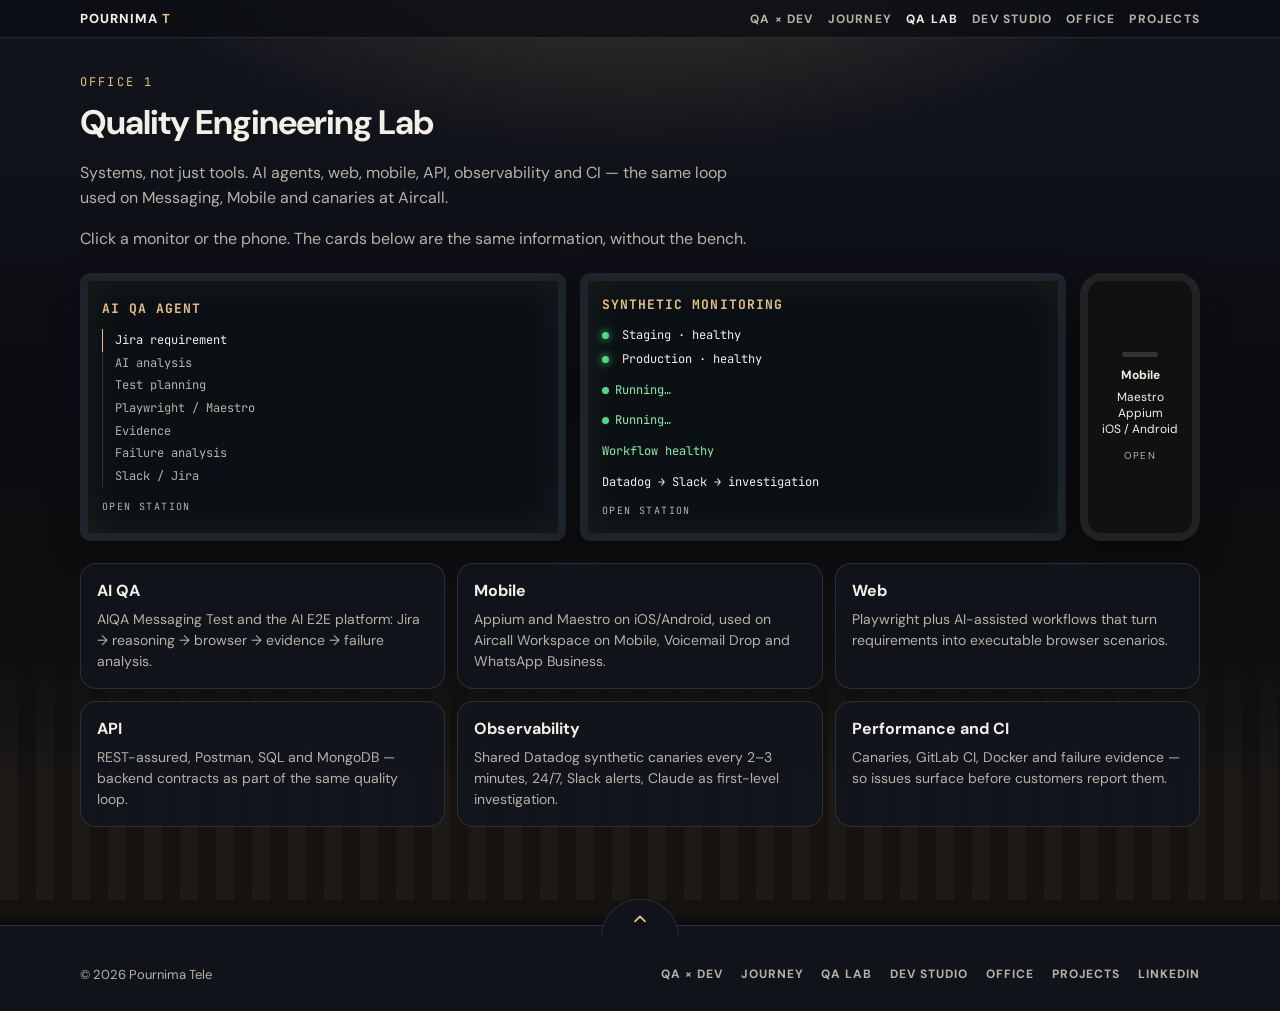
<file: qa-lab.html>
<!DOCTYPE html>
<html lang="en">
<head>
  <meta charset="UTF-8" />
  <meta name="viewport" content="width=device-width, initial-scale=1" />
  <title>QA Lab | Pournima T</title>
  <link rel="preconnect" href="https://fonts.googleapis.com" />
  <link href="https://fonts.googleapis.com/css2?family=DM+Sans:wght@400;500;700;800&family=JetBrains+Mono:wght@500;700&display=swap" rel="stylesheet" />
  <link rel="stylesheet" href="./styles.css" />
</head>
<body id="top">
  <div class="mouse-spot" aria-hidden="true"></div>
  <a class="skip" href="#main">Skip to content</a>
  <div class="floor">
    <header class="nav">
      <div class="wrap hud-inner">
        <a class="brand" href="./index.html">Pournima <span>T</span></a>
        <nav class="nav-links" aria-label="Site">
          <a href="./index.html">QA × Dev</a>
          <a href="./journey.html">Journey</a>
          <a class="active" href="./qa-lab.html">QA Lab</a>
          <a href="./dev-studio.html">Dev Studio</a>
          <a href="./office.html">Office</a>
          <a href="./fame.html">Projects</a>
        </nav>
      </div>
    </header>
    <main id="main" class="wrap room" tabindex="-1">
      <p class="kicker">Office 1</p>
      <h1 class="section-title">Quality Engineering Lab</h1>
      <p class="section-sub">Systems, not just tools. AI agents, web, mobile, API, observability and CI — the same loop used on Messaging, Mobile and canaries at Aircall.</p>
      <p class="keys">Click a monitor or the phone. The cards below are the same information, without the bench.</p>
      <div class="desk" role="group" aria-label="Lab bench">
        <button type="button" class="screen hotspot" data-open="agent" aria-controls="lab-inspect" aria-expanded="false">
          <h3>AI QA AGENT</h3>
          <ol class="flow" aria-label="AI QA workflow">
            <li data-step>Jira requirement</li>
            <li data-step>AI analysis</li>
            <li data-step>Test planning</li>
            <li data-step>Playwright / Maestro</li>
            <li data-step>Evidence</li>
            <li data-step>Failure analysis</li>
            <li data-step>Slack / Jira</li>
          </ol>
          <span class="hint">Open station</span>
        </button>
        <button type="button" class="screen hotspot" id="observability" data-open="synth" aria-controls="lab-inspect" aria-expanded="false">
          <h3>SYNTHETIC MONITORING</h3>
          <p class="env"><span class="dot"></span> Staging · healthy</p>
          <p class="env"><span class="dot"></span> Production · healthy</p>
          <p><span class="run">Running…</span></p>
          <p><span class="run">Running…</span></p>
          <p class="ok">Workflow healthy</p>
          <p>Datadog → Slack → investigation</p>
          <span class="hint">Open station</span>
        </button>
        <button type="button" class="phone hotspot" data-open="mobile" aria-controls="lab-inspect" aria-expanded="false">
          <span class="notch" aria-hidden="true"></span>
          <b>Mobile</b>
          Maestro<br />
          Appium<br />
          iOS / Android
          <span class="hint">Open</span>
        </button>
      </div>
      <section id="lab-inspect" class="inspect" hidden>
        <div class="inspect-bar">
          <h2 data-inspect-title>Station</h2>
          <button type="button" class="hud-toggle" data-inspect-close>Close</button>
        </div>
        <article data-panel="agent">
          <p>AIQA Messaging Test and the AI E2E platform: Jira → reasoning → browser → evidence → failure analysis.</p>
          <pre class="terminal">$ agent --from jira
&gt; Requirement received
<span class="ai">AI: analyse, plan, then execute in the browser.</span>
<span class="ok">Evidence captured</span>
<span class="ok">Failure analysis attached</span>
<span class="ok">Slack / Jira notified</span></pre>
          <p>The engineer stays the decision-maker. Traditional E2E asks people to hand-translate requirements into brittle scripts; this loop keeps requirements in and evidence out.</p>
          <p class="inspect-links">
            <a class="btn btn-primary" href="./projects/ai-qa.html">Open AI QA case study</a>
          </p>
        </article>
        <article data-panel="synth" hidden>
          <p>Shared Datadog synthetic canaries every 2–3 minutes, 24/7, Slack alerts, Claude as first-level investigation.</p>
          <p>Synthetic tests run continuously on critical E2E workflows. A failure surfaces in Datadog, alerts Slack, then investigation — so issues appear before customers report them.</p>
          <p>Canaries sit with GitLab CI, Docker and failure evidence — so issues surface before customers report them.</p>
        </article>
        <article data-panel="mobile" hidden>
          <p>Appium and Maestro on iOS/Android, used on Aircall Workspace on Mobile, Voicemail Drop and WhatsApp Business.</p>
          <ol class="flow static">
            <li>iOS / Android</li>
            <li>Maestro / Appium</li>
            <li>CI/CD</li>
            <li>Test results</li>
          </ol>
          <p class="inspect-links">
            <a class="btn btn-ghost" href="https://github.com/QAPournima/QAAutomationTest_Mobile">Mobile automation on GitHub</a>
          </p>
        </article>
      </section>
      <div class="stations">
        <a class="card" href="./projects/ai-qa.html">
          <h3>AI QA</h3>
          <p>AIQA Messaging Test and the AI E2E platform: Jira → reasoning → browser → evidence → failure analysis.</p>
        </a>
        <a class="card" href="https://github.com/QAPournima/QAAutomationTest_Mobile">
          <h3>Mobile</h3>
          <p>Appium and Maestro on iOS/Android, used on Aircall Workspace on Mobile, Voicemail Drop and WhatsApp Business.</p>
        </a>
        <a class="card" href="https://github.com/QAPournima/playwrightWithJavascript">
          <h3>Web</h3>
          <p>Playwright plus AI-assisted workflows that turn requirements into executable browser scenarios.</p>
        </a>
        <a class="card" href="https://github.com/QAPournima/QAAutomation">
          <h3>API</h3>
          <p>REST-assured, Postman, SQL and MongoDB — backend contracts as part of the same quality loop.</p>
        </a>
        <article class="card">
          <h3>Observability</h3>
          <p>Shared Datadog synthetic canaries every 2–3 minutes, 24/7, Slack alerts, Claude as first-level investigation.</p>
        </article>
        <article class="card">
          <h3>Performance and CI</h3>
          <p>Canaries, GitLab CI, Docker and failure evidence — so issues surface before customers report them.</p>
        </article>
      </div>
    </main>
  </div>
<footer class="site-foot">
    <a class="to-top" href="#top" aria-label="Back to top"><svg viewBox="0 0 24 24" width="20" height="20" aria-hidden="true"><path d="M6 14l6-6 6 6" fill="none" stroke="currentColor" stroke-width="2.2" stroke-linecap="round" stroke-linejoin="round"/></svg></a>
    <div class="foot-inner">
      <p>© 2026 Pournima Tele</p>
      <nav aria-label="Footer">
        <a href="./index.html">QA × Dev</a>
        <a href="./journey.html">Journey</a>
        <a href="./qa-lab.html">QA Lab</a>
        <a href="./dev-studio.html">Dev Studio</a>
        <a href="./office.html">Office</a>
        <a href="./fame.html">Projects</a>
        <a href="https://www.linkedin.com/in/pournimatele/">LinkedIn</a>
      </nav>
    </div>
  </footer>
  <script src="./js/lab.js"></script>
  <script src="./script.js"></script>
</body>
</html>
</file>
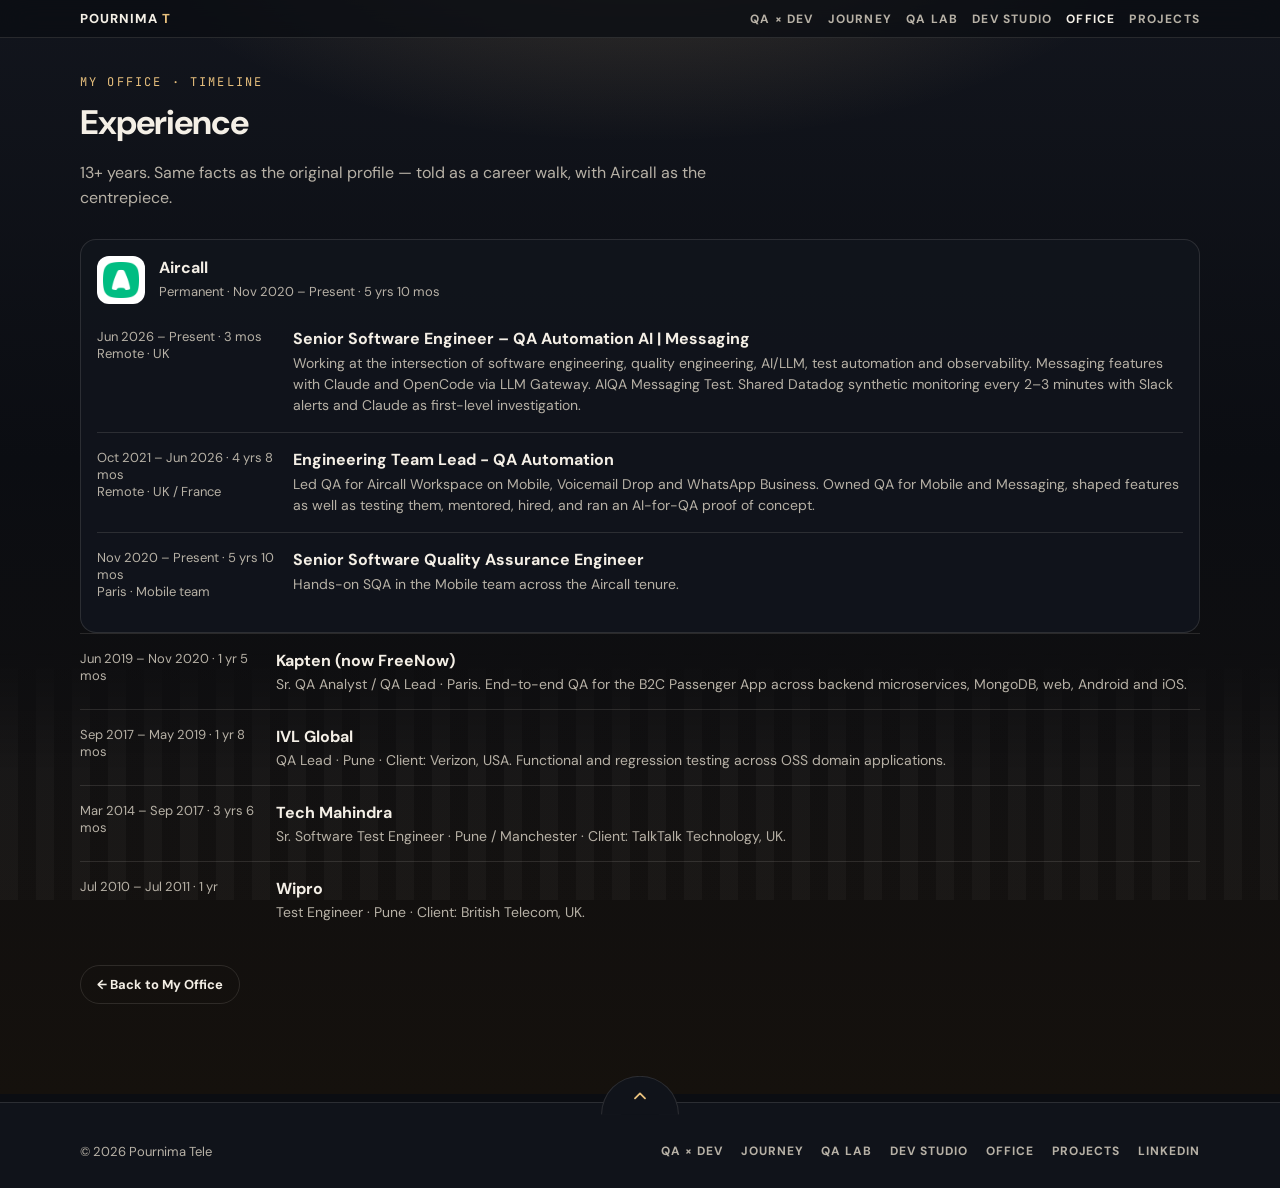
<file: work.html>
<!DOCTYPE html>
<html lang="en">
<head>
  <meta charset="UTF-8" />
  <meta name="viewport" content="width=device-width, initial-scale=1" />
  <title>Experience | Pournima T</title>
  <link rel="preconnect" href="https://fonts.googleapis.com" />
  <link href="https://fonts.googleapis.com/css2?family=DM+Sans:wght@400;500;700;800&family=JetBrains+Mono:wght@500;700&display=swap" rel="stylesheet" />
  <link rel="stylesheet" href="./styles.css" />
</head>
<body id="top">
  <div class="mouse-spot" aria-hidden="true"></div>
  <a class="skip" href="#main">Skip to content</a>
  <div class="floor">
    <header class="nav">
      <div class="wrap hud-inner">
        <a class="brand" href="./index.html">Pournima <span>T</span></a>
        <nav class="nav-links" aria-label="Site">
          <a href="./index.html">QA × Dev</a>
          <a href="./journey.html">Journey</a>
          <a href="./qa-lab.html">QA Lab</a>
          <a href="./dev-studio.html">Dev Studio</a>
          <a class="active" href="./office.html">Office</a>
          <a href="./fame.html">Projects</a>
        </nav>
      </div>
    </header>
    <main id="main" class="wrap room" tabindex="-1">
      <p class="kicker">My Office · Timeline</p>
      <h1 class="section-title">Experience</h1>
      <p class="section-sub">13+ years. Same facts as the original profile — told as a career walk, with Aircall as the centrepiece.</p>

      <article class="panel" id="aircall" style="margin-top:28px">
        <div class="aircall-head">
          <img src="./assets/logos/aircall.png" alt="Aircall logo" />
          <div>
            <h3>Aircall</h3>
            <p>Permanent · Nov 2020 – Present · 5 yrs 10 mos</p>
          </div>
        </div>
        <div class="job" style="border-top:0">
          <div class="when">Jun 2026 – Present · 3 mos<br/>Remote · UK</div>
          <div>
            <h3>Senior Software Engineer – QA Automation AI | Messaging</h3>
            <p>Working at the intersection of software engineering, quality engineering, AI/LLM, test automation and observability. Messaging features with Claude and OpenCode via LLM Gateway. AIQA Messaging Test. Shared Datadog synthetic monitoring every 2–3 minutes with Slack alerts and Claude as first-level investigation.</p>
          </div>
        </div>
        <div class="job">
          <div class="when">Oct 2021 – Jun 2026 · 4 yrs 8 mos<br/>Remote · UK / France</div>
          <div>
            <h3>Engineering Team Lead - QA Automation</h3>
            <p>Led QA for Aircall Workspace on Mobile, Voicemail Drop and WhatsApp Business. Owned QA for Mobile and Messaging, shaped features as well as testing them, mentored, hired, and ran an AI-for-QA proof of concept.</p>
          </div>
        </div>
        <div class="job">
          <div class="when">Nov 2020 – Present · 5 yrs 10 mos<br/>Paris · Mobile team</div>
          <div>
            <h3>Senior Software Quality Assurance Engineer</h3>
            <p>Hands-on SQA in the Mobile team across the Aircall tenure.</p>
          </div>
        </div>
      </article>

      <article class="job">
        <div class="when">Jun 2019 – Nov 2020 · 1 yr 5 mos</div>
        <div>
          <h3>Kapten (now FreeNow)</h3>
          <p>Sr. QA Analyst / QA Lead · Paris. End-to-end QA for the B2C Passenger App across backend microservices, MongoDB, web, Android and iOS.</p>
        </div>
      </article>
      <article class="job">
        <div class="when">Sep 2017 – May 2019 · 1 yr 8 mos</div>
        <div>
          <h3>IVL Global</h3>
          <p>QA Lead · Pune · Client: Verizon, USA. Functional and regression testing across OSS domain applications.</p>
        </div>
      </article>
      <article class="job">
        <div class="when">Mar 2014 – Sep 2017 · 3 yrs 6 mos</div>
        <div>
          <h3>Tech Mahindra</h3>
          <p>Sr. Software Test Engineer · Pune / Manchester · Client: TalkTalk Technology, UK.</p>
        </div>
      </article>
      <article class="job">
        <div class="when">Jul 2010 – Jul 2011 · 1 yr</div>
        <div>
          <h3>Wipro</h3>
          <p>Test Engineer · Pune · Client: British Telecom, UK.</p>
        </div>
      </article>
      <p style="margin:28px 0 0"><a class="btn btn-ghost" href="./office.html">← Back to My Office</a></p>
    </main>
  </div>
<footer class="site-foot">
    <a class="to-top" href="#top" aria-label="Back to top"><svg viewBox="0 0 24 24" width="20" height="20" aria-hidden="true"><path d="M6 14l6-6 6 6" fill="none" stroke="currentColor" stroke-width="2.2" stroke-linecap="round" stroke-linejoin="round"/></svg></a>
    <div class="foot-inner">
      <p>© 2026 Pournima Tele</p>
      <nav aria-label="Footer">
        <a href="./index.html">QA × Dev</a>
        <a href="./journey.html">Journey</a>
        <a href="./qa-lab.html">QA Lab</a>
        <a href="./dev-studio.html">Dev Studio</a>
        <a href="./office.html">Office</a>
        <a href="./fame.html">Projects</a>
        <a href="https://www.linkedin.com/in/pournimatele/">LinkedIn</a>
      </nav>
    </div>
  </footer>
  <script src="./script.js"></script>
</body>
</html>
</file>
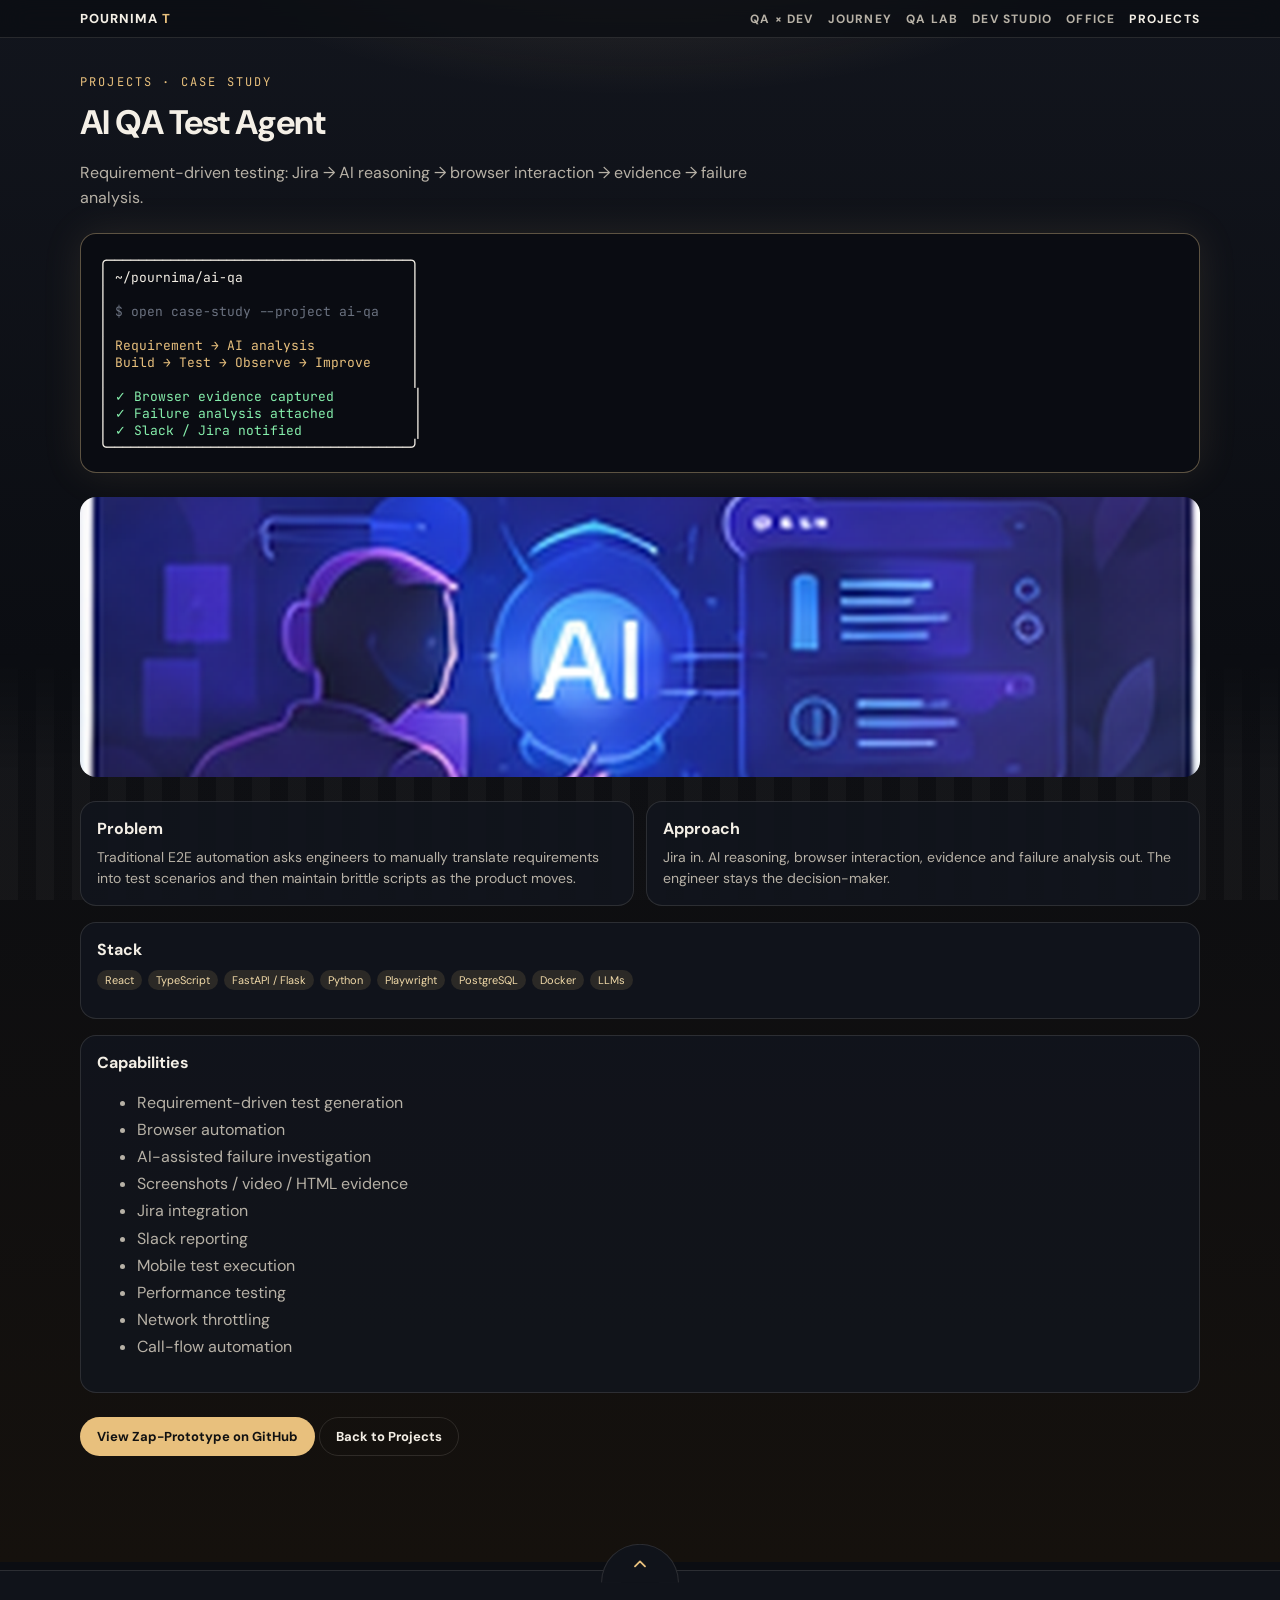
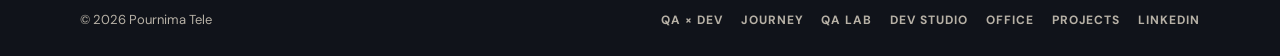
<file: projects/ai-qa.html>
<!DOCTYPE html>
<html lang="en">
<head>
  <meta charset="UTF-8" />
  <meta name="viewport" content="width=device-width, initial-scale=1" />
  <title>AI QA Test Agent | Pournima T</title>
  <link rel="preconnect" href="https://fonts.googleapis.com" />
  <link href="https://fonts.googleapis.com/css2?family=DM+Sans:wght@400;500;700;800&family=JetBrains+Mono:wght@500;700&display=swap" rel="stylesheet" />
  <link rel="stylesheet" href="../styles.css" />
</head>
<body id="top">
  <div class="mouse-spot" aria-hidden="true"></div>
  <a class="skip" href="#main">Skip to content</a>
  <div class="floor">
    <header class="nav">
      <div class="wrap hud-inner">
        <a class="brand" href="../index.html">Pournima <span>T</span></a>
        <nav class="nav-links" aria-label="Site">
          <a href="../index.html">QA × Dev</a>
          <a href="../journey.html">Journey</a>
          <a href="../qa-lab.html">QA Lab</a>
          <a href="../dev-studio.html">Dev Studio</a>
          <a href="../office.html">Office</a>
          <a class="active" href="../fame.html">Projects</a>
        </nav>
      </div>
    </header>
    <main id="main" class="wrap room case" tabindex="-1">
      <p class="kicker">Projects · Case study</p>
      <h1 class="section-title">AI QA Test Agent</h1>
      <p class="section-sub">Requirement-driven testing: Jira → AI reasoning → browser interaction → evidence → failure analysis.</p>
      <pre class="terminal" style="margin-top:22px">╭──────────────────────────────────────╮
│ ~/pournima/ai-qa                     │
│                                      │
│ <span class="bar">$ open case-study --project ai-qa</span>    │
│                                      │
│ <span class="prompt">Requirement → AI analysis</span>            │
│ <span class="prompt">Build → Test → Observe → Improve</span>     │
│                                      │
│ <span class="ok">✓ Browser evidence captured</span>          │
│ <span class="ok">✓ Failure analysis attached</span>          │
│ <span class="ok">✓ Slack / Jira notified</span>              │
╰──────────────────────────────────────╯</pre>
      <img src="../assets/ai-testing-platform.png" alt="AI Testing Automation Platform" style="border-radius:16px;margin:24px 0;max-height:280px;width:100%;object-fit:cover" />

      <div class="grid-2">
        <article class="panel">
          <h3>Problem</h3>
          <p>Traditional E2E automation asks engineers to manually translate requirements into test scenarios and then maintain brittle scripts as the product moves.</p>
        </article>
        <article class="panel">
          <h3>Approach</h3>
          <p>Jira in. AI reasoning, browser interaction, evidence and failure analysis out. The engineer stays the decision-maker.</p>
        </article>
      </div>

      <article class="panel" style="margin-top:16px">
        <h3>Stack</h3>
        <div class="tags" style="margin-top:10px">
          <span class="tag">React</span><span class="tag">TypeScript</span><span class="tag">FastAPI / Flask</span>
          <span class="tag">Python</span><span class="tag">Playwright</span><span class="tag">PostgreSQL</span>
          <span class="tag">Docker</span><span class="tag">LLMs</span>
        </div>
      </article>

      <article class="panel" style="margin-top:16px">
        <h3>Capabilities</h3>
        <ul>
          <li>Requirement-driven test generation</li>
          <li>Browser automation</li>
          <li>AI-assisted failure investigation</li>
          <li>Screenshots / video / HTML evidence</li>
          <li>Jira integration</li>
          <li>Slack reporting</li>
          <li>Mobile test execution</li>
          <li>Performance testing</li>
          <li>Network throttling</li>
          <li>Call-flow automation</li>
        </ul>
      </article>
      <p style="margin-top:24px">
        <a class="btn btn-primary" href="https://github.com/QAPournima/Zap-Prototype">View Zap-Prototype on GitHub</a>
        <a class="btn btn-ghost" href="../fame.html">Back to Projects</a>
      </p>
    </main>
  </div>
<footer class="site-foot">
    <a class="to-top" href="#top" aria-label="Back to top"><svg viewBox="0 0 24 24" width="20" height="20" aria-hidden="true"><path d="M6 14l6-6 6 6" fill="none" stroke="currentColor" stroke-width="2.2" stroke-linecap="round" stroke-linejoin="round"/></svg></a>
    <div class="foot-inner">
      <p>© 2026 Pournima Tele</p>
      <nav aria-label="Footer">
        <a href="../index.html">QA × Dev</a>
        <a href="../journey.html">Journey</a>
        <a href="../qa-lab.html">QA Lab</a>
        <a href="../dev-studio.html">Dev Studio</a>
        <a href="../office.html">Office</a>
        <a href="../fame.html">Projects</a>
        <a href="https://www.linkedin.com/in/pournimatele/">LinkedIn</a>
      </nav>
    </div>
  </footer>
  <script src="../script.js"></script>
</body>
</html>
</file>
<file: styles.css>
:root {
  --bg: #0b0d12;
  --ink: #f4efe6;
  --muted: #b7b1a6;
  --line: rgba(244, 239, 230, 0.12);
  --gold: #e8c07d;
  --lab: #7fd3c2;
  --dev: #9aa7ff;
  --me: #f0b27a;
  --tone: var(--gold);
  --panel: rgba(18, 21, 29, 0.88);
  --max: 1120px;
  --split: 50;
}
@property --split {
  syntax: "<number>";
  inherits: true;
  initial-value: 50;
}
* { box-sizing: border-box; }
html { scroll-behavior: smooth; }
body {
  margin: 0;
  min-height: 100vh;
  color: var(--ink);
  font-family: "DM Sans", ui-sans-serif, system-ui, sans-serif;
  background: #0b0d12;
}
.skip {
  position: absolute;
  left: 12px;
  top: -48px;
  z-index: 60;
  background: var(--tone);
  color: #111;
  font-weight: 700;
  text-decoration: none;
  padding: 8px 12px;
  border-radius: 8px;
}
.skip:focus { top: 12px; }
.floor {
  min-height: 100vh;
  background:
    radial-gradient(900px 420px at 50% -10%, color-mix(in srgb, var(--tone) 22%, transparent), transparent 60%),
    linear-gradient(180deg, #12151d 0%, #0b0d12 42%, #15110d 100%);
}
.floor::before {
  content: "";
  position: fixed;
  inset: auto 0 0;
  height: 28vh;
  background: repeating-linear-gradient(
    90deg,
    rgba(244,239,230,0.04) 0 18px,
    rgba(244,239,230,0.01) 18px 36px
  );
  mask-image: linear-gradient(transparent, black 50%);
  pointer-events: none;
}
a { color: inherit; }
.wrap { width: min(var(--max), calc(100% - 36px)); margin: 0 auto; position: relative; z-index: 1; }
.nav {
  position: sticky;
  top: 0;
  z-index: 40;
  backdrop-filter: blur(14px);
  background: rgba(11, 13, 18, 0.78);
  border-bottom: 1px solid var(--line);
}
.hud-inner {
  display: flex;
  align-items: center;
  justify-content: space-between;
  gap: 12px;
  padding: 10px 0;
  flex-wrap: wrap;
}
.brand {
  text-decoration: none;
  font-weight: 800;
  letter-spacing: 0.08em;
  text-transform: uppercase;
  font-size: 13px;
}
.brand span { color: var(--tone); }
.nav-links {
  display: flex;
  flex-wrap: wrap;
  gap: 14px;
  font-size: 12px;
  font-weight: 700;
  letter-spacing: 0.1em;
  text-transform: uppercase;
}
.nav-links a { text-decoration: none; color: var(--muted); }
.nav-links a:hover, .nav-links a.active { color: var(--ink); }

.stage {
  position: relative;
  display: grid;
  grid-template-columns: 1fr 1fr;
  min-height: calc(100vh - 52px);
  overflow: hidden;
}
.face {
  position: absolute;
  inset: 0;
  width: auto;
  margin: 0;
  pointer-events: none;
  z-index: 1;
}
.stage::before,
.stage::after {
  content: "";
  position: absolute;
  top: 0;
  bottom: 0;
  width: min(42%, 420px);
  z-index: 2;
  pointer-events: none;
}
.stage::before {
  left: 0;
  background: linear-gradient(90deg, rgba(11, 13, 18, 0.92) 0%, rgba(11, 13, 18, 0.45) 55%, transparent 100%);
}
.stage::after {
  right: 0;
  background: linear-gradient(270deg, rgba(11, 13, 18, 0.92) 0%, rgba(11, 13, 18, 0.45) 55%, transparent 100%);
}
.half {
  position: absolute;
  top: 0;
  bottom: 0;
  overflow: hidden;
}
.bw-half {
  left: 0;
  width: calc(var(--split) * 1%);
}
.color-half {
  left: calc(var(--split) * 1%);
  right: 0;
}
.half img {
  position: absolute;
  top: 0;
  height: 100%;
  width: var(--face-w, 1080px);
  max-width: none;
  object-fit: cover;
  object-position: 50% 42%;
}
.bw-half img { left: 0; filter: grayscale(1) contrast(1.12); }
.color-half img { left: calc(var(--split) * var(--face-w, 1080px) / -100); }
.copy {
  position: relative;
  z-index: 3;
  text-decoration: none;
  color: inherit;
  max-width: 32ch;
  align-self: center;
}
.copy:focus-visible { outline: 2px solid var(--tone); outline-offset: 8px; }
.copy-qa { justify-self: start; margin: 0 auto 0 clamp(24px, 5vw, 72px); }
.copy-dev { justify-self: end; margin: 0 clamp(24px, 5vw, 72px) 0 auto; }
.role {
  margin: 0 0 10px;
  letter-spacing: 0.2em;
  text-transform: uppercase;
  font-size: 12px;
  font-weight: 700;
  font-family: "JetBrains Mono", ui-monospace, monospace;
}
.copy-qa .role { color: var(--gold); }
.copy-dev .role { color: var(--dev); }
.copy h1 {
  margin: 0 0 12px;
  font-size: clamp(28px, 4vw, 48px);
  letter-spacing: -0.04em;
  line-height: 0.95;
}
.copy-dev h1 {
  font-family: "JetBrains Mono", ui-monospace, monospace;
  font-size: clamp(20px, 3vw, 32px);
}
.copy .pills {
  display: flex;
  flex-wrap: wrap;
  gap: 6px;
  margin: 16px 0 0;
  padding: 0;
  list-style: none;
}
.copy .pills li {
  border: 1px solid var(--line);
  border-radius: 999px;
  padding: 4px 9px;
  font-size: 11px;
  font-weight: 700;
  letter-spacing: 0.04em;
  color: var(--muted);
  background: rgba(11, 13, 18, 0.35);
}
.copy-qa .pills li { border-color: color-mix(in srgb, var(--gold) 35%, transparent); }
.copy-dev .pills li {
  border-color: color-mix(in srgb, var(--dev) 40%, transparent);
  font-family: "JetBrains Mono", ui-monospace, monospace;
}
.go {
  display: inline-block;
  margin-top: 20px;
  font-size: 12px;
  font-weight: 800;
  letter-spacing: 0.12em;
  text-transform: uppercase;
}
.copy-qa .go { color: var(--gold); }
.copy-dev .go { color: var(--dev); }

.after { padding: 56px 0 90px; scroll-margin-top: 64px; }
.kicker {
  margin: 0 0 10px;
  font-family: "JetBrains Mono", ui-monospace, monospace;
  font-size: 12px;
  letter-spacing: 0.18em;
  text-transform: uppercase;
  color: var(--tone);
}
.section-title { margin: 0 0 8px; font-size: 34px; letter-spacing: -0.03em; }
.section-sub { color: var(--muted); max-width: 680px; line-height: 1.55; }
.start { margin: 0 0 8px; }
.start .section-sub { margin: 0 0 18px; max-width: 720px; }
.start-steps {
  display: grid;
  grid-template-columns: repeat(3, 1fr);
  gap: 12px;
}
.start-step {
  background: var(--panel);
  border: 1px solid var(--line);
  border-radius: 16px;
  padding: 16px;
}
.start-step .when {
  margin: 0 0 6px;
  font-family: "JetBrains Mono", ui-monospace, monospace;
  font-size: 11px;
  font-weight: 700;
  letter-spacing: 0.14em;
  text-transform: uppercase;
  color: var(--tone);
}
.start-step h3 { margin: 0 0 8px; font-size: 18px; }
.start-step ul {
  margin: 0;
  padding-left: 16px;
  color: var(--muted);
  font-size: 14px;
  line-height: 1.5;
}
.start-step li { margin: 6px 0; }
.era-doors {
  display: grid;
  grid-template-columns: repeat(3, 1fr);
  gap: 12px;
  margin: 22px 0;
}
.era-doors .door {
  margin: 0;
  width: auto;
  justify-self: stretch;
}
.door {
  min-height: 148px;
  border-radius: 18px 18px 6px 6px;
  border: 1px solid var(--line);
  text-decoration: none;
  padding: 22px 16px;
  display: flex;
  flex-direction: column;
  justify-content: flex-end;
  gap: 8px;
  background: linear-gradient(180deg, rgba(255,255,255,0.03), rgba(0,0,0,0.25));
  transition: transform .2s ease, box-shadow .2s ease, border-color .2s ease;
  position: relative;
  overflow: hidden;
  isolation: isolate;
}
.door > * { position: relative; z-index: 1; }
.door h2 { margin: 0; font-size: 28px; letter-spacing: -0.03em; }
.door p { margin: 0; color: var(--muted); font-size: 14px; }
.door:hover, .door:focus-visible {
  transform: translateY(-6px);
  border-color: color-mix(in srgb, var(--door, var(--gold)) 55%, white);
  box-shadow: 0 16px 40px color-mix(in srgb, var(--door, var(--gold)) 18%, transparent);
}
.door.qa { --door: var(--lab); }
.door.dev { --door: var(--dev); }
.door.me { --door: var(--me); }
.door::after, .card::after {
  content: "";
  position: absolute;
  inset: 0;
  pointer-events: none;
  opacity: 0;
  z-index: 0;
  background: radial-gradient(
    220px circle at var(--lx, 50%) var(--ly, 50%),
    color-mix(in srgb, var(--door, var(--tone)) 32%, transparent),
    transparent 72%
  );
  transition: opacity 0.25s ease;
}
.door:hover::after, .card:hover::after,
.door:focus-visible::after, .card:focus-visible::after { opacity: 1; }
.grid-3 {
  display: grid;
  grid-template-columns: repeat(3, 1fr);
  gap: 12px;
  margin-top: 22px;
}
.card {
  background: var(--panel);
  border: 1px solid var(--line);
  border-radius: 16px;
  padding: 16px;
  text-decoration: none;
  display: block;
  min-height: 100%;
  position: relative;
  overflow: hidden;
  isolation: isolate;
}
.card > * { position: relative; z-index: 1; }
.card:hover, .card:focus-visible { border-color: color-mix(in srgb, var(--tone) 50%, white); }
.card h3 { margin: 0 0 8px; font-size: 16px; }
.card p { margin: 0; color: var(--muted); font-size: 14px; line-height: 1.5; }
.cta {
  display: flex;
  flex-wrap: wrap;
  gap: 10px;
  margin: 36px 0 8px;
}
.btn {
  display: inline-flex;
  align-items: center;
  justify-content: center;
  border-radius: 999px;
  padding: 10px 16px;
  text-decoration: none;
  font-weight: 700;
  font-size: 13px;
  border: 1px solid transparent;
}
.btn-primary { background: var(--tone); color: #111; }
.btn-ghost { border-color: var(--line); }
.mouse-spot {
  position: fixed;
  inset: 0;
  pointer-events: none;
  z-index: 8;
  transition: opacity 0.3s ease;
}

@media (max-width: 860px) {
  .stage {
    grid-template-columns: 1fr;
    min-height: auto;
  }
  .face {
    position: relative;
    left: auto;
    width: 100%;
    height: 78vw;
    min-height: 340px;
    transform: none;
    grid-row: 2;
  }
  .copy {
    max-width: none;
    margin: 0;
    padding: 32px 22px;
    justify-self: stretch;
  }
  .copy-qa { grid-row: 1; }
  .copy-dev { grid-row: 3; }
  .era-doors, .grid-3, .start-steps { grid-template-columns: 1fr; }
  .mouse-spot, .door::after, .card::after { display: none; }
}
@media (prefers-reduced-motion: reduce) {
  .bw-half, .color-half, .half img { transition: none; }
  html { scroll-behavior: auto; }
  .door:hover, .door:focus-visible { transform: none; }
}
@media (min-width: 861px) and (prefers-reduced-motion: no-preference) {
  .bw-half, .color-half {
    transition: width 0.18s linear, left 0.18s linear;
  }
  .color-half img { transition: left 0.18s linear; }
  .stage.is-rest .bw-half,
  .stage.is-rest .color-half {
    transition: width 0.45s cubic-bezier(0.22, 1, 0.36, 1), left 0.45s cubic-bezier(0.22, 1, 0.36, 1);
  }
  .stage.is-rest .color-half img {
    transition: left 0.45s cubic-bezier(0.22, 1, 0.36, 1);
  }
}

.site-foot {
  position: relative;
  z-index: 20;
  margin-top: 8px;
  background: #10131a;
  color: var(--muted);
  padding: 40px 0 28px;
  border-top: 1px solid var(--line);
}
.to-top {
  position: absolute;
  left: 50%;
  top: 0;
  transform: translate(-50%, -70%);
  width: 78px;
  height: 39px;
  border-radius: 78px 78px 0 0;
  background: #10131a;
  color: var(--gold);
  display: grid;
  place-items: end center;
  padding-bottom: 8px;
  text-decoration: none;
  border: 1px solid var(--line);
  border-bottom: 0;
}
.to-top:hover { color: var(--ink); }
.foot-inner {
  display: flex;
  justify-content: space-between;
  align-items: center;
  flex-wrap: wrap;
  gap: 12px 28px;
  width: min(var(--max), calc(100% - 36px));
  margin: 0 auto;
}
.site-foot p { margin: 0; font-size: 13px; }
.site-foot nav { display: flex; flex-wrap: wrap; gap: 8px 18px; }
.site-foot nav a {
  color: var(--muted);
  text-decoration: none;
  font-size: 12px;
  font-weight: 700;
  letter-spacing: 0.08em;
  text-transform: uppercase;
}
.site-foot nav a:hover { color: var(--ink); }
@media (max-width: 720px) {
  .foot-inner { justify-content: center; text-align: center; }
  .site-foot nav { justify-content: center; }
}

img { max-width: 100%; display: block; }
:focus-visible { outline: 2px solid var(--tone); outline-offset: 3px; }
.room { padding: 36px 0 90px; }
.era-nav {
  display: flex;
  flex-wrap: wrap;
  gap: 8px 14px;
  margin: 18px 0 0;
  font-size: 12px;
  font-weight: 700;
  letter-spacing: 0.1em;
  text-transform: uppercase;
}
.era-nav a { color: var(--muted); text-decoration: none; }
.era-nav a:hover, .era-nav a:focus-visible { color: var(--ink); }
.grid, .grid-2, .stations { display: grid; gap: 12px; }
.grid-2 { grid-template-columns: 1fr 1fr; }
.stations { grid-template-columns: repeat(3, 1fr); margin-top: 22px; }
.panel {
  background: var(--panel);
  border: 1px solid var(--line);
  border-radius: 16px;
  padding: 16px;
}
.panel h2 { margin: 0 0 10px; font-size: 22px; letter-spacing: -0.03em; }
.panel h3 { margin: 16px 0 8px; font-size: 16px; }
.panel h3:first-child { margin-top: 0; }
.panel p { margin: 0; color: var(--muted); font-size: 14px; line-height: 1.5; }
.panel p + p { margin-top: 10px; }
.quote {
  margin: 22px 0;
  padding: 18px 22px;
  border-left: 3px solid var(--gold);
  background: color-mix(in srgb, var(--gold) 10%, transparent);
  font-size: 18px;
  font-style: italic;
}
.terminal {
  font-family: "JetBrains Mono", ui-monospace, monospace;
  font-size: 13px;
  background: #0a0c12;
  border: 1px solid color-mix(in srgb, var(--gold) 28%, var(--line));
  border-radius: 16px;
  padding: 18px 18px 16px;
  text-align: left;
  box-shadow: 0 0 40px color-mix(in srgb, var(--gold) 10%, transparent);
}
.terminal .bar { color: #6b7280; margin-bottom: 12px; }
.prompt { color: var(--gold); }
.ai { color: var(--gold); }
.ok { color: #86efac; }
.wall {
  display: grid;
  grid-template-columns: repeat(3, 1fr);
  gap: 16px;
  margin-top: 28px;
}
.frame {
  text-decoration: none;
  background: #16130f;
  border: 10px solid #2a241c;
  box-shadow: inset 0 0 0 1px #c4a574, 0 18px 40px rgba(0,0,0,.4);
  min-height: 220px;
  padding: 18px;
  display: flex;
  flex-direction: column;
  justify-content: flex-end;
  transition: transform .2s ease, box-shadow .2s ease, filter .2s ease;
  filter: brightness(0.78);
}
.frame:hover, .frame:focus-visible {
  transform: translateY(-8px) scale(1.02);
  filter: brightness(1.08);
  box-shadow: inset 0 0 0 1px #e8c07d, 0 0 30px rgba(232,192,125,.2);
}
.frame img {
  height: 92px;
  object-fit: cover;
  object-position: top;
  margin: -6px -6px 12px;
  opacity: .9;
}
.frame h3 { margin: 0 0 6px; }
.timeline {
  border-left: 2px solid color-mix(in srgb, var(--gold) 50%, transparent);
  margin: 24px 0 0 8px;
  padding-left: 22px;
}
.year { color: var(--gold); font-weight: 800; margin: 0 0 6px; }
.step { margin: 0 0 18px; }
.certs { display: flex; flex-wrap: wrap; gap: 8px; }
.cert {
  border: 1px solid var(--line);
  padding: 8px 10px;
  border-radius: 8px;
  background: color-mix(in srgb, var(--gold) 10%, transparent);
}
.book-row { display: flex; gap: 16px; align-items: center; }
.book-row img { width: 90px; border-radius: 6px; }
.write-grid {
  display: grid;
  grid-template-columns: repeat(3, minmax(0, 1fr));
  gap: 12px;
  margin: 16px 0 28px;
}
.write-card {
  background: var(--panel);
  border: 1px solid var(--line);
  border-radius: 16px;
  overflow: hidden;
  text-decoration: none;
  display: flex;
  flex-direction: column;
  min-height: 100%;
}
.write-card:hover, .write-card:focus-visible {
  border-color: color-mix(in srgb, var(--tone) 50%, white);
}
.write-card .thumb { height: 140px; background: #151922; overflow: hidden; }
.write-card .thumb img { width: 100%; height: 100%; object-fit: cover; display: block; }
.write-card .thumb .fallback {
  height: 100%;
  display: grid;
  place-items: center;
  font-size: 28px;
  font-weight: 800;
  color: var(--tone);
}
.write-card .thumb .fallback[hidden] { display: none; }
.write-card .body { padding: 14px; }
.write-card .meta {
  margin-bottom: 8px;
  font-family: "JetBrains Mono", ui-monospace, monospace;
  font-size: 11px;
  letter-spacing: 0.08em;
  text-transform: uppercase;
  color: var(--tone);
}
.write-card h3 { margin: 0 0 8px; font-size: 15px; line-height: 1.35; }
.write-card p { margin: 0; color: var(--muted); font-size: 13px; line-height: 1.5; }
.book-hero {
  display: grid;
  grid-template-columns: 168px minmax(0, 1fr);
  gap: 22px;
  align-items: center;
}
.book-hero img {
  width: 168px;
  border-radius: 8px;
  box-shadow: 0 16px 40px rgba(0, 0, 0, 0.4);
}
.tags { display: flex; flex-wrap: wrap; gap: 6px; margin: 12px 0; }
.tag {
  font-size: 11px;
  color: #f0d9a8;
  background: color-mix(in srgb, var(--gold) 12%, transparent);
  border-radius: 999px;
  padding: 3px 8px;
}
.case h2 { font-size: 36px; margin: 8px 0 12px; }
.case ul { color: var(--muted); line-height: 1.7; }
.job {
  display: grid;
  grid-template-columns: 180px 1fr;
  gap: 16px;
  padding: 16px 0;
  border-top: 1px solid var(--line);
}
.job .when { color: var(--muted); font-size: 13px; }
.job h3 { margin: 0 0 4px; font-size: 16px; }
.job p { margin: 0; color: var(--muted); font-size: 14px; }
.aircall-head { display: flex; gap: 14px; align-items: center; margin-bottom: 8px; }
.aircall-head img {
  width: 48px; height: 48px; object-fit: contain;
  background: #fff; border-radius: 12px; padding: 6px;
}
.aircall-head h3 { margin: 0; }
.aircall-head p { margin: 4px 0 0; color: var(--muted); font-size: 13px; }
.keys { color: var(--muted); line-height: 1.55; }
.desk {
  display: grid;
  grid-template-columns: 1fr 1fr auto;
  gap: 14px;
  align-items: stretch;
  margin: 22px 0;
}
.hotspot {
  appearance: none;
  -webkit-appearance: none;
  color: inherit;
  text-align: left;
  cursor: pointer;
  font: inherit;
}
.hotspot .hint {
  display: block;
  margin-top: 12px;
  font-size: 10px;
  letter-spacing: 0.14em;
  text-transform: uppercase;
  color: var(--muted);
}
.hotspot[aria-expanded="true"] {
  border-color: color-mix(in srgb, var(--gold) 55%, white);
  box-shadow: 0 0 24px color-mix(in srgb, var(--gold) 18%, transparent);
}
.flow { margin: 0; padding: 0; list-style: none; }
.flow li {
  position: relative;
  padding: 2px 0 2px 12px;
  color: var(--muted);
  border-left: 1px solid #2a353c;
}
.flow li.is-on, .flow.static li {
  color: var(--ink);
  border-left-color: var(--gold);
}
.env { margin: 0 0 6px; }
.dot {
  display: inline-block;
  width: 7px;
  height: 7px;
  border-radius: 50%;
  background: #4ade80;
  margin-right: 6px;
  box-shadow: 0 0 8px #4ade80;
}
.phone .notch {
  display: block;
  width: 36px;
  height: 5px;
  border-radius: 999px;
  background: #333;
  margin: 0 auto 10px;
}
.inspect {
  background: var(--panel);
  border: 1px solid color-mix(in srgb, var(--gold) 40%, var(--line));
  border-radius: 16px;
  padding: 18px;
  margin: 0 0 22px;
}
.inspect[hidden], .inspect article[hidden] { display: none; }
.inspect-bar {
  display: flex;
  justify-content: space-between;
  align-items: center;
  gap: 12px;
  margin-bottom: 12px;
}
.inspect-bar h2 { margin: 0; font-size: 18px; }
.inspect p { color: var(--muted); line-height: 1.55; margin: 0 0 12px; }
.inspect .terminal { margin: 0 0 14px; }
.inspect-links { display: flex; flex-wrap: wrap; gap: 8px; }
.screen {
  background: #0a1014;
  border: 8px solid #1c242c;
  border-radius: 10px;
  padding: 14px;
  font-family: "JetBrains Mono", ui-monospace, monospace;
  font-size: 12px;
  line-height: 1.55;
  min-height: 240px;
  box-shadow: 0 12px 30px rgba(0,0,0,.35), inset 0 0 40px color-mix(in srgb, var(--gold) 8%, transparent);
}
.screen h3 { margin: 0 0 10px; font-size: 13px; letter-spacing: 0.08em; color: var(--gold); }
.run { color: #86efac; }
.run::before {
  content: "";
  display: inline-block;
  width: 7px; height: 7px;
  border-radius: 50%;
  background: #4ade80;
  margin-right: 6px;
  animation: blink 1.2s infinite;
}
@keyframes blink { 50% { opacity: .3; } }
.phone {
  width: 120px;
  border: 8px solid #222;
  border-radius: 22px;
  background: #111;
  padding: 18px 10px;
  text-align: center;
  font-size: 12px;
  box-shadow: 0 16px 30px rgba(0,0,0,.4);
}
.phone b { display: block; margin: 10px 0 6px; }
.hud-toggle {
  background: transparent;
  color: var(--muted);
  border: 1px solid var(--line);
  border-radius: 999px;
  padding: 6px 10px;
  font: 700 11px/1 "DM Sans", ui-sans-serif, system-ui, sans-serif;
  letter-spacing: 0.08em;
  text-transform: uppercase;
  cursor: pointer;
}
@media (max-width: 860px) {
  .stations, .wall, .write-grid { grid-template-columns: 1fr; }
  .book-hero, .grid-2, .desk, .job { grid-template-columns: 1fr; }
  .phone { margin: 0 auto; }
}
</file>
